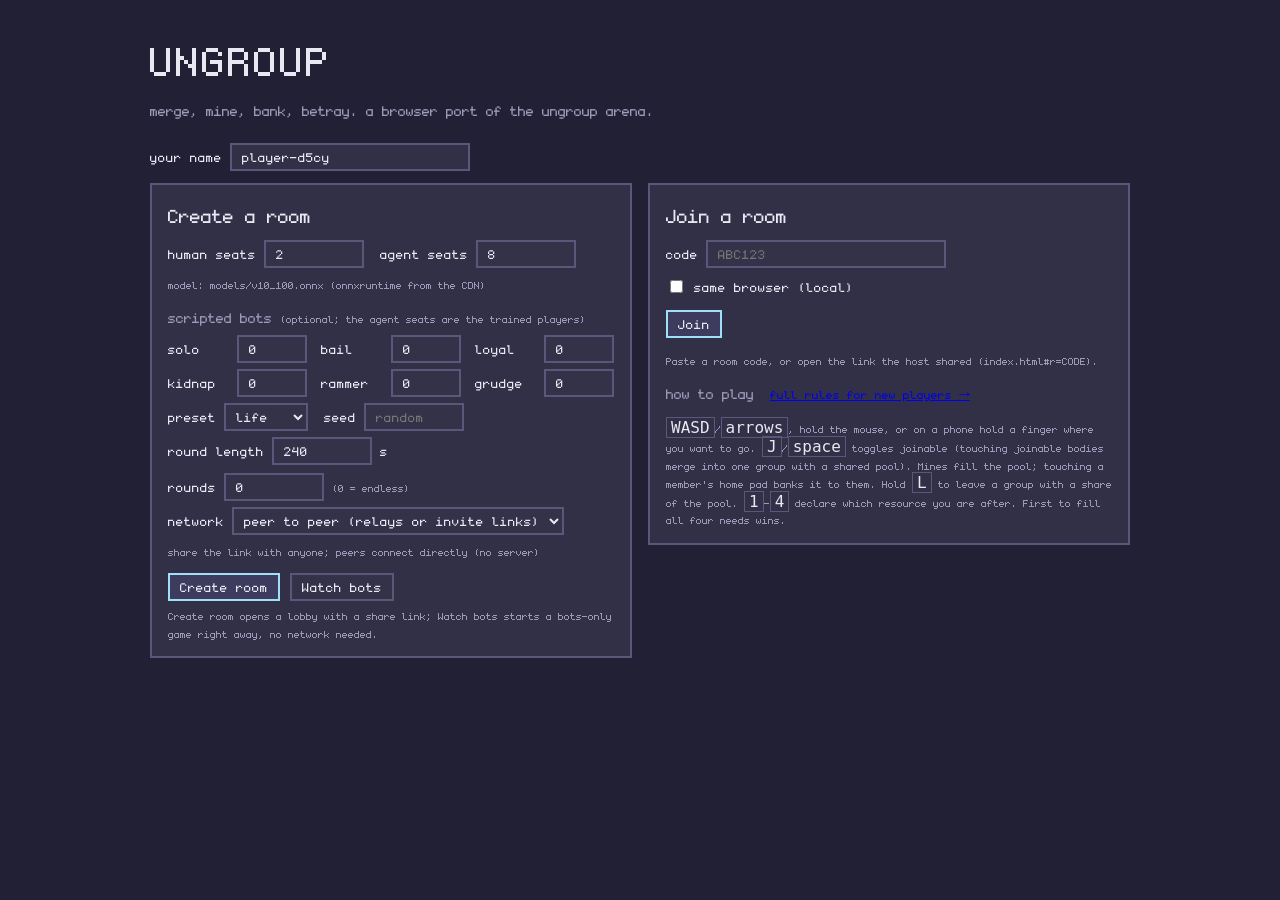
<file: web/index.html>
<!doctype html>
<html lang="en">
<head>
<meta charset="utf-8">
<meta name="viewport" content="width=device-width, initial-scale=1">
<title>Ungroup</title>
<link rel="stylesheet" href="src/ui.css">
<link rel="icon" href="data:,">
</head>
<body>

<!-- ============================================================ home -->
<section id="home" class="screen active">
  <div class="inner">
    <h1>UNGROUP</h1>
    <div class="tagline">merge, mine, bank, betray. a browser port of the ungroup arena.</div>
    <div class="row" style="margin-bottom:12px">
      <label>your name <input id="name" type="text" maxlength="24" placeholder="name"></label>
    </div>
    <div class="cards">
      <div class="card" id="createCard">
        <h2>Create a room</h2>
        <div class="row">
          <label>human seats <input id="humans" type="number" min="1" max="8" value="2"></label>
          <label>agent seats <input id="agents" type="number" min="0" max="8" value="8" disabled></label>
          <span id="agentNote" class="small dim">checking for a model...</span>
        </div>
        <h3>scripted bots <span class="small dim">(optional; the agent seats are the trained players)</span></h3>
        <div class="bots">
          <label>solo <input class="bot" data-bot="solo" type="number" min="0" max="8" value="0"></label>
          <label>bail <input class="bot" data-bot="bail" type="number" min="0" max="8" value="0"></label>
          <label>loyal <input class="bot" data-bot="loyal" type="number" min="0" max="8" value="0"></label>
          <label>kidnap <input class="bot" data-bot="kidnap" type="number" min="0" max="8" value="0"></label>
          <label>rammer <input class="bot" data-bot="rammer" type="number" min="0" max="8" value="0"></label>
          <label>grudge <input class="bot" data-bot="grudge" type="number" min="0" max="8" value="0"></label>
        </div>
        <div class="row">
          <label>preset <select id="preset"></select></label>
          <label>seed <input id="seed" type="number" min="0" placeholder="random"></label>
        </div>
        <div class="row">
          <label>round length <input id="timeLimit" type="number" min="30" max="900" step="10" value="240"> s</label>
          <label>rounds <input id="rounds" type="number" min="0" max="99" value="0" title="0 = endless"> <span class="small dim">(0 = endless)</span></label>
        </div>
        <div class="row">
          <label>network <select id="kind"><option value="rtc">peer to peer (relays or invite links)</option><option value="local">this browser only (local)</option></select></label>
          <span id="kindNote" class="small dim"></span>
        </div>
        <div class="actions">
          <button id="create" class="primary">Create room</button>
          <button id="watch" title="a bots-only game, no network">Watch bots</button>
        </div>
        <div class="help" style="margin-top:6px">Create room opens a lobby with a share link; Watch bots starts a bots-only game right away, no network needed.</div>
        <div id="createErr" class="small" style="color:var(--D)"></div>
      </div>
      <div class="card" id="joinCard">
        <h2>Join a room</h2>
        <div class="row">
          <label>code <input id="joinCode" type="text" maxlength="16" placeholder="ABC123"></label>
          <label><input id="joinLocal" type="checkbox"> same browser (local)</label>
        </div>
        <div class="actions"><button id="join" class="primary">Join</button></div>
        <div class="help">
          Paste a room code, or open the link the host shared (index.html#r=CODE).
        </div>
        <h3>how to play <a href="rules.html" style="font-size:18px;margin-left:8px">full rules for new players &rarr;</a></h3>
        <div class="help">
          <kbd>WASD</kbd>/<kbd>arrows</kbd>, hold the mouse, or on a phone hold a finger where you want to go. <kbd>J</kbd>/<kbd>space</kbd> toggles joinable
          (touching joinable bodies merge into one group with a shared pool). Mines fill the pool; touching a
          member's home pad banks it to them. Hold <kbd>L</kbd> to leave a group with a share of the pool.
          <kbd>1</kbd>-<kbd>4</kbd> declare which resource you are after. First to fill all four needs wins.
        </div>
      </div>
    </div>
  </div>
</section>

<!-- ============================================================ lobby -->
<section id="lobby" class="screen">
  <div class="inner">
    <h1>LOBBY</h1>
    <div class="row">room <b id="roomCode">-</b> <span id="lobbyKind" class="dim small"></span></div>
    <div class="row" style="margin:8px 0">
      <input id="link" type="text" readonly>
      <button id="copy">Copy link</button>
      <span id="copied" class="small dim"></span>
    </div>
    <div id="linkHelp" class="help" style="margin-top:0"></div>
    <div id="invite" class="hidden">
      <h3>invite without relays</h3>
      <div class="help" style="margin-top:0">If a friend cannot find the room by the link above, make them an invite link: it carries your connection offer, their browser shows a reply code, they send that back to you (any chat), and you paste it here. One invite per friend.</div>
      <div class="row"><button id="mkInvite">Make an invite link</button><span id="inviteState" class="small dim"></span></div>
      <div class="row"><input id="inviteLink" type="text" readonly class="hidden"><button id="copyInvite" class="hidden">Copy invite</button><span id="inviteCopied" class="small dim"></span></div>
      <div class="row"><textarea id="replyIn" rows="2" placeholder="paste the reply code here"></textarea><button id="useReply">Connect</button></div>
    </div>
    <div id="replyBox" class="hidden">
      <h3>your reply code</h3>
      <div class="help" style="margin-top:0">The host opened a direct connection to you. Send this code back to the host (any chat); you are in once they paste it.</div>
      <div class="row"><textarea id="replyOut" rows="3" readonly></textarea><button id="copyReply">Copy reply code</button><span id="replyCopied" class="small dim"></span></div>
    </div>
    <div id="lobbySettings" class="dim small"></div>
    <h3>seats</h3>
    <ul id="seats"></ul>
    <div id="spectators" class="dim small"></div>
    <div id="notice"></div>
    <div id="sig" class="dim small"></div>
    <div id="startHelp" class="help" style="margin-top:4px"></div>
    <div class="actions">
      <button id="start" class="primary hidden">Start</button>
      <button id="leaveLobby" class="danger">Leave</button>
    </div>
  </div>
</section>

<!-- ============================================================ game -->
<section id="game" class="screen">
  <div id="stage">
    <canvas id="c"></canvas>
    <div id="toasts"></div>
    <div id="status" class="hidden"></div>
    <div id="bar">
      <button id="bJoin" class="play" title="J / space: let touching bodies merge with you">join: off</button>
      <button id="bLeave" class="play" title="hold L to leave your group with a share of the pool">leave (hold)</button>
      <button class="int play i0" data-intent="1" title="1: declare you are after the blue resource">1</button>
      <button class="int play i1" data-intent="2" title="2: declare you are after the yellow resource">2</button>
      <button class="int play i2" data-intent="3" title="3: declare you are after the orange resource">3</button>
      <button class="int play i3" data-intent="4" title="4: declare you are after the red resource">4</button>
      <button id="bCam" title="C: whole arena / follow me">arena view</button>
      <button id="bQuit" class="danger">quit</button>
    </div>
    <button id="bMenu" title="Tab: players, alliances and events">menu</button>
    <div id="end" class="overlay hidden">
      <div class="box">
        <h2 id="endTitle">round over</h2>
        <div id="endSub" class="dim"></div>
        <div id="endMe"></div>
        <table id="endtab"></table>
        <div id="countdown"></div>
        <div class="actions"><button id="endLeave" class="danger">Leave</button></div>
      </div>
    </div>
    <div id="hostLeft" class="overlay hidden">
      <div class="box">
        <h2>host left</h2>
        <div class="dim">the room is gone.</div>
        <div class="actions"><button id="hostLeftHome" class="primary">Back home</button></div>
      </div>
    </div>
  </div>
  <aside id="panel">
    <div class="sec">
      <div id="ptitle">-<button id="bClose" title="close (Tab)">close</button></div>
      <div id="pinfo" class="small dim">-</div>
    </div>
    <div class="sec" id="ctrlSec">
      <div id="keys"><kbd>WASD</kbd> move &middot; hold <kbd>mouse</kbd> to steer &middot; <kbd>J</kbd> join &middot; hold <kbd>L</kbd> leave &middot; <kbd>1-4</kbd> intent (colour) &middot; <kbd>C</kbd> camera &middot; <kbd>Tab</kbd> this panel</div>
      <div id="touchKeys">hold a finger where you want to go &middot; the buttons at the bottom: join, leave (hold), 1-4 which colour you are after, arena view, quit &middot; menu opens and closes this panel</div>
    </div>
    <div id="pbody">
      <div class="sec">
        <h3>players</h3>
        <ul id="players"></ul>
      </div>
      <div class="sec">
        <h3>alliances</h3>
        <ul id="alliances"><li class="dim">none</li></ul>
      </div>
      <div class="sec grow">
        <h3>events</h3>
        <ul id="feed"></ul>
      </div>
    </div>
  </aside>
</section>

<div id="conn"></div>

<script type="module" src="src/app.js"></script>
<script>
// Chromium refuses to load ES modules from file:// (origin "null"); explain instead of showing a dead page.
setTimeout(function () {
  if (window.__app) return;
  var el = document.getElementById('conn');
  el.className = 'err';
  el.style.pointerEvents = 'auto';
  el.textContent = location.protocol === 'file:'
    ? 'this browser does not run the app from file:// - serve the folder over http (python3 -m http.server) or use Firefox'
    : 'the app failed to load (see the console)';
}, 2500);
</script>
</body>
</html>
</file>
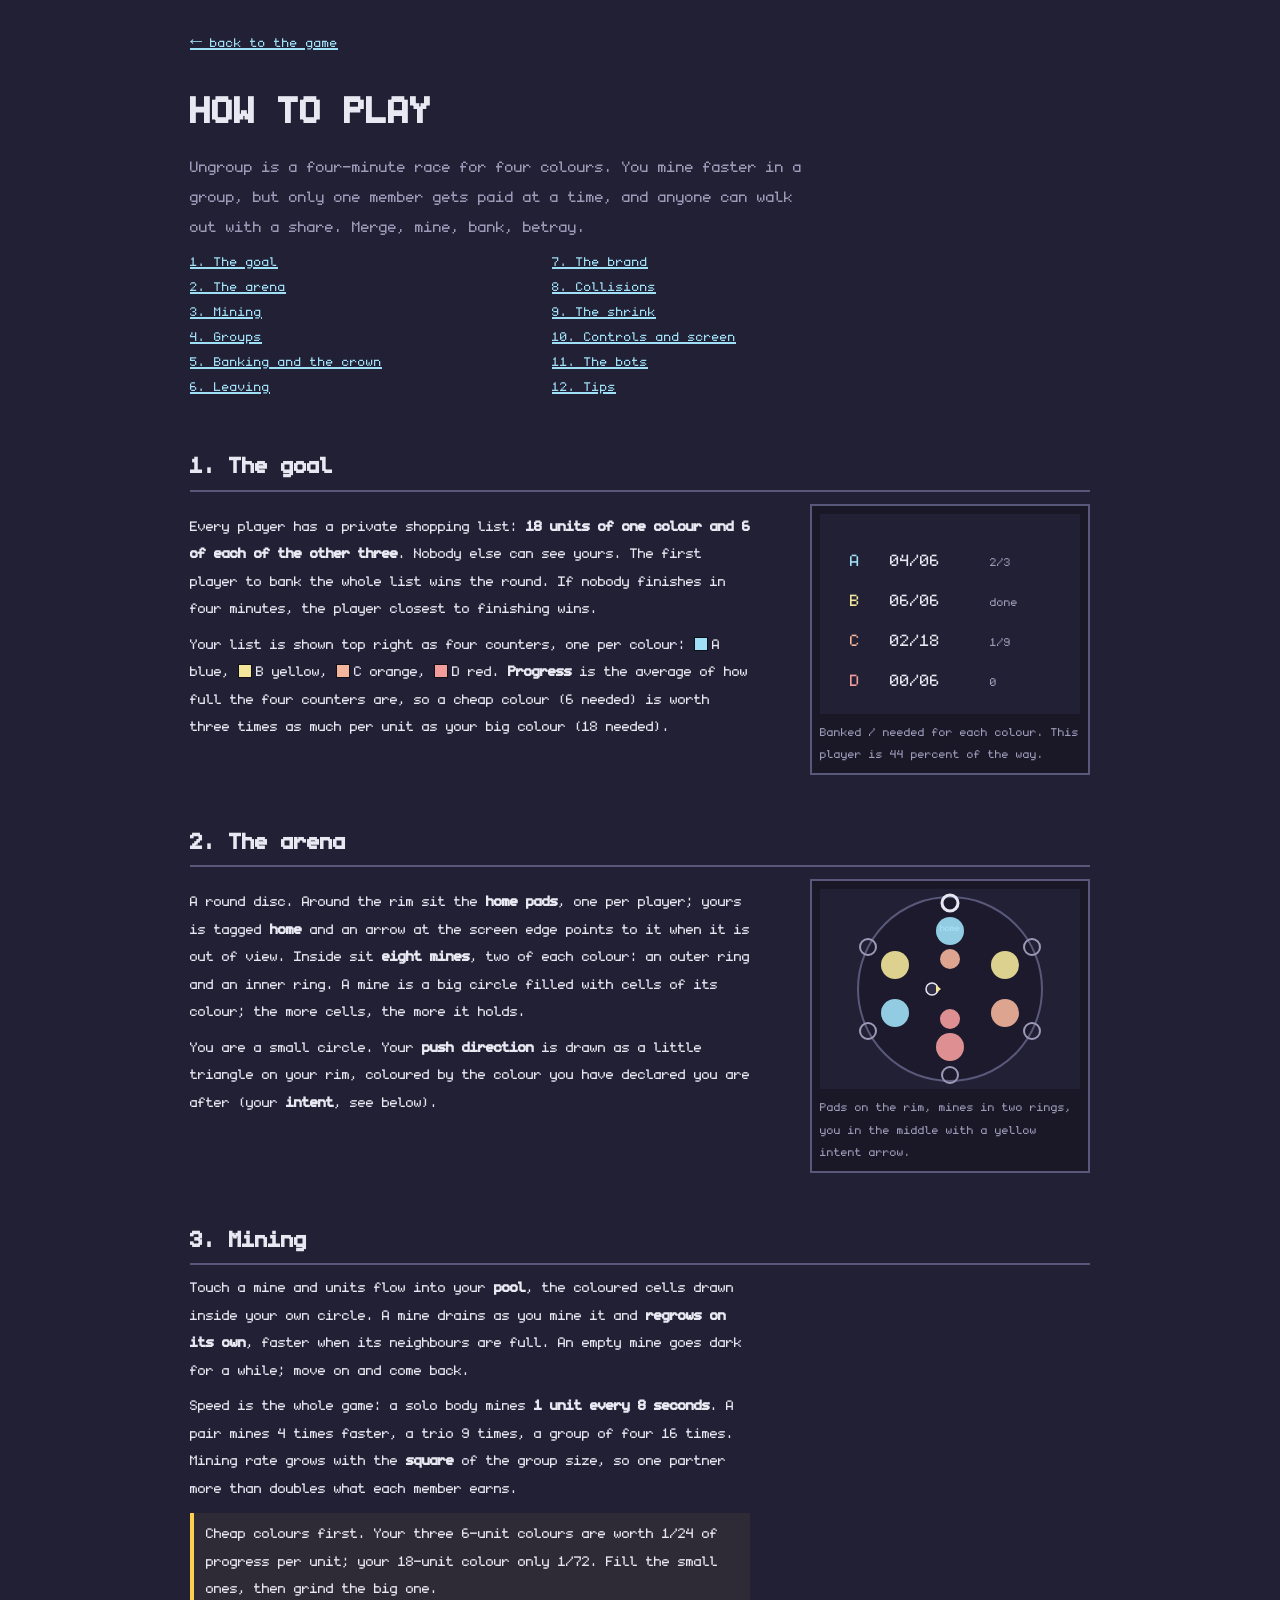
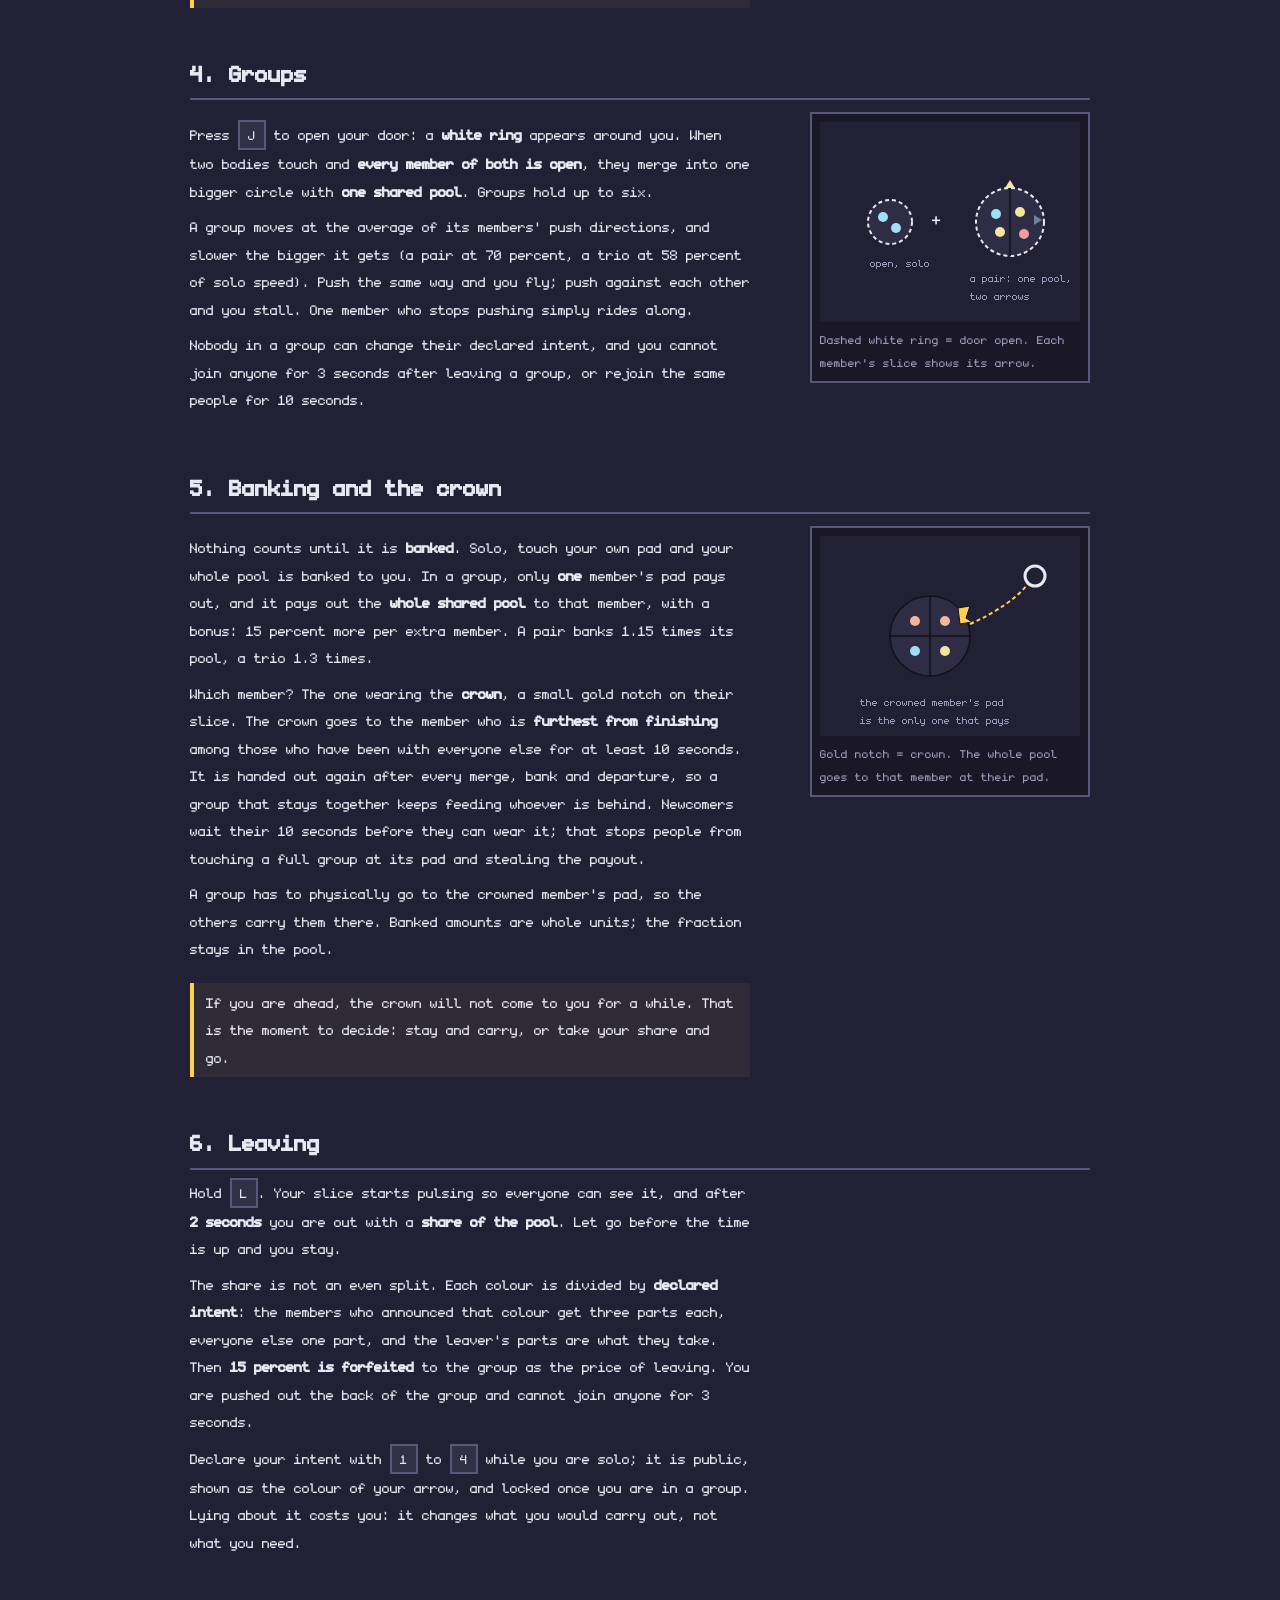
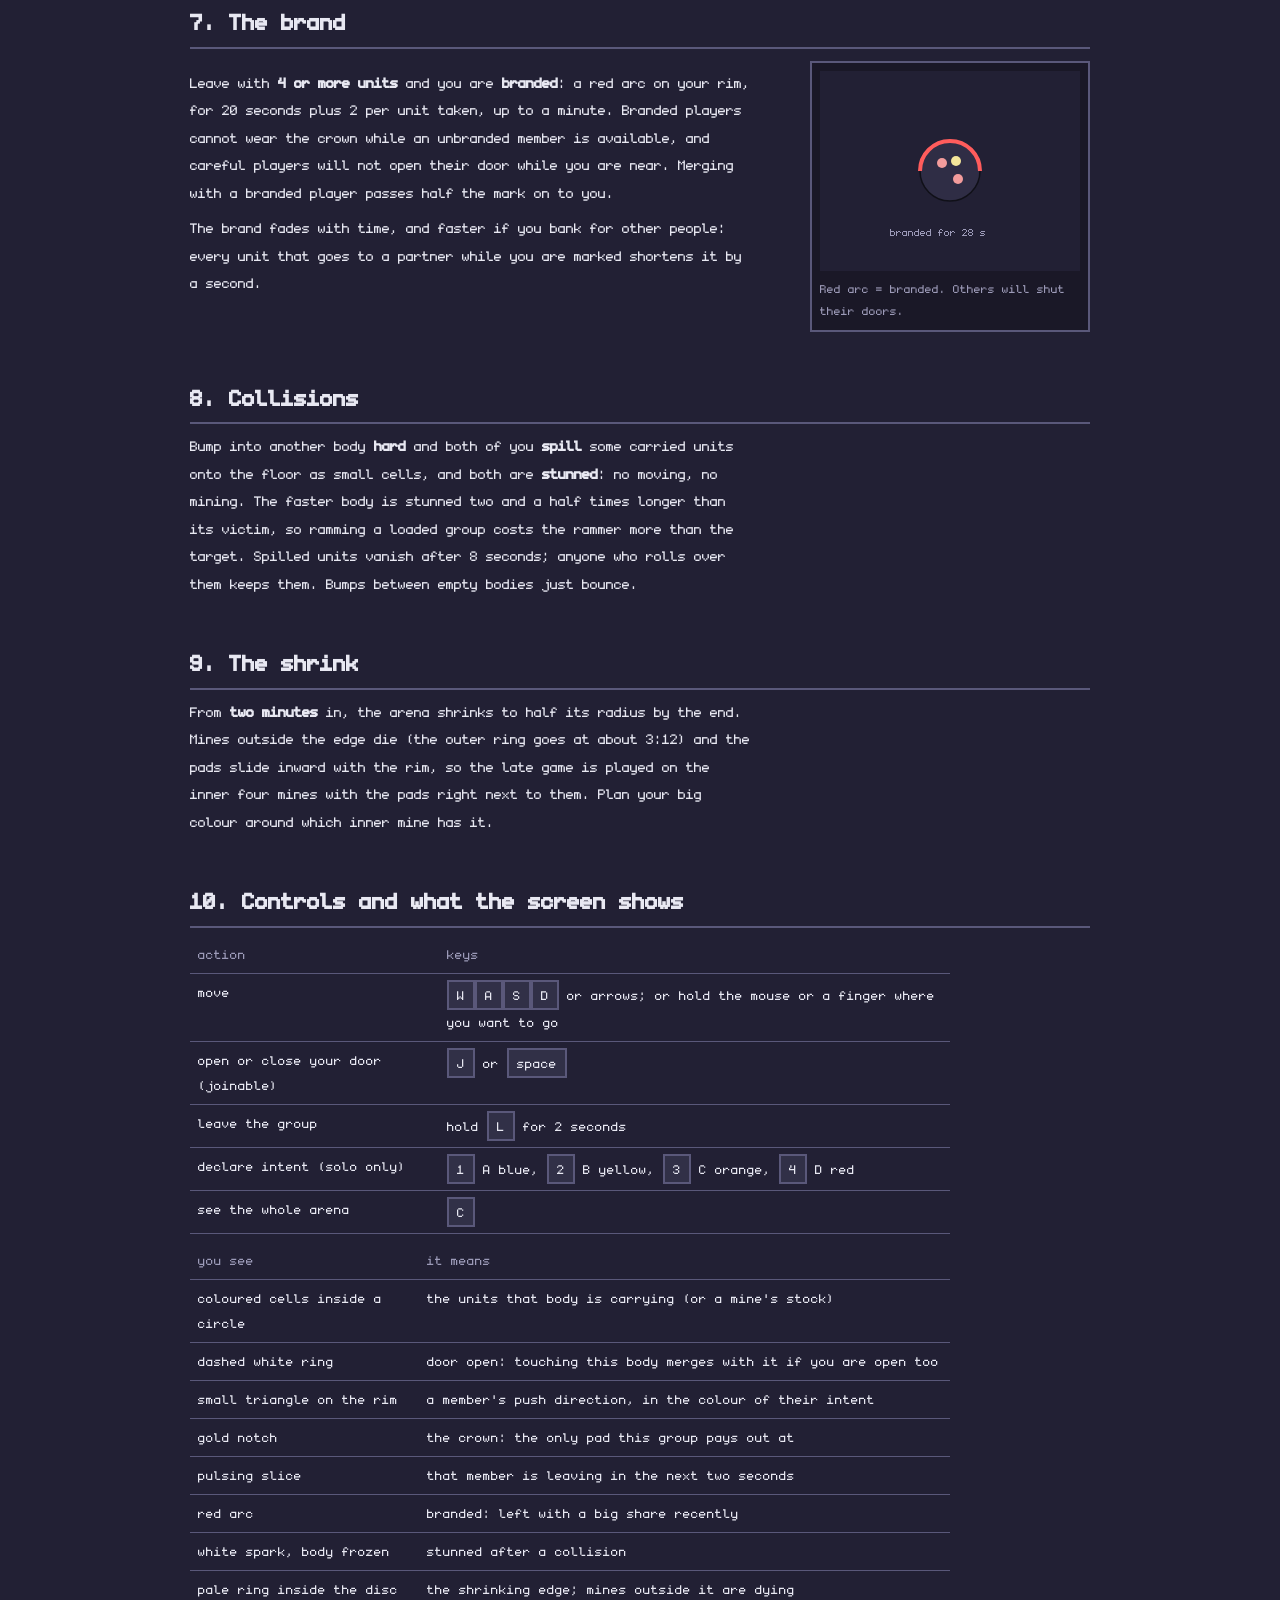
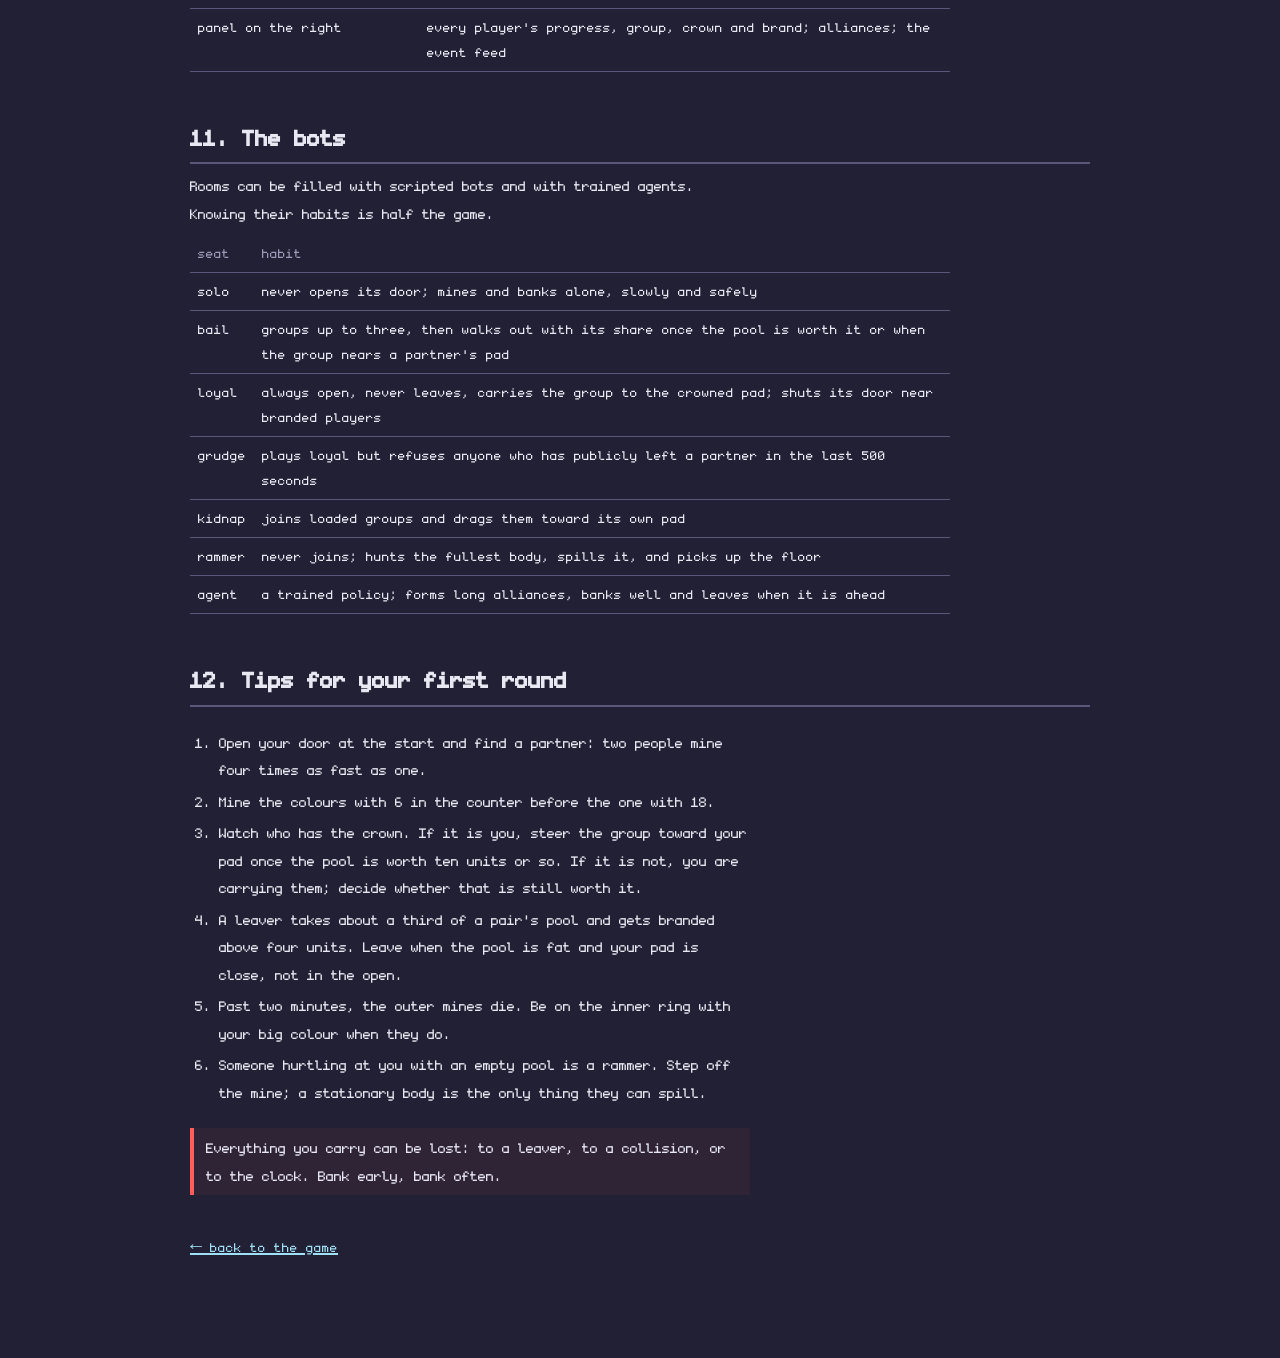
<file: web/rules.html>
<!doctype html>
<html lang="en">
<head>
<meta charset="utf-8">
<meta name="viewport" content="width=device-width, initial-scale=1">
<title>How to play Ungroup</title>
<link rel="icon" href="data:,">
<style>
@font-face { font-family: 'monogram'; src: url('assets/monogram.ttf') format('truetype'); }
:root {
  --bg: rgb(34, 32, 52); --panel: rgba(52, 50, 74, 0.6); --line: #5a587a; --text: #e8e8f2; --dim: #9c9ab8;
  --A: rgb(159, 224, 246); --B: rgb(243, 229, 154); --C: rgb(243, 181, 155); --D: rgb(243, 156, 156); --gold: rgb(255, 208, 80); --red: #ff5c5c;
}
* { box-sizing: border-box; }
html, body { margin: 0; background: var(--bg); color: var(--text); }
body { font-family: monogram, 'Courier New', monospace; font-size: 22px; line-height: 1.25; -webkit-font-smoothing: none; padding: 24px 20px 80px; }
.wrap { max-width: 900px; margin: 0 auto; }
h1 { font-size: 56px; margin: 0 0 6px; letter-spacing: 1px; }
h2 { font-size: 34px; margin: 44px 0 8px; color: var(--text); border-bottom: 2px solid var(--line); padding-bottom: 4px; }
h3 { font-size: 24px; margin: 22px 0 4px; color: var(--dim); text-transform: lowercase; }
p { margin: 8px 0; max-width: 70ch; }
.lead { color: var(--dim); font-size: 24px; }
a { color: var(--A); }
.row { display: flex; gap: 20px; align-items: flex-start; flex-wrap: wrap; margin: 12px 0; }
.row > .txt { flex: 1 1 320px; }
.fig { flex: 0 0 auto; background: rgba(0,0,0,0.25); border: 2px solid var(--line); padding: 8px; image-rendering: pixelated; }
.fig svg { display: block; width: 260px; height: 200px; }
.fig .cap { font-size: 18px; color: var(--dim); max-width: 260px; margin-top: 6px; }
kbd { display: inline-block; border: 2px solid var(--line); background: rgba(52,50,74,0.9); padding: 0 8px; font-family: inherit; font-size: 20px; line-height: 1.3; }
table { border-collapse: collapse; width: 100%; max-width: 760px; font-size: 20px; margin: 8px 0; }
th, td { text-align: left; padding: 6px 8px; border-bottom: 1px solid var(--line); vertical-align: top; }
th { color: var(--dim); font-weight: normal; }
.sw { display: inline-block; width: 14px; height: 14px; vertical-align: -2px; margin-right: 4px; border: 1px solid #101018; }
.tip { border-left: 4px solid var(--gold); padding: 6px 12px; background: rgba(255,208,80,0.06); margin: 12px 0; max-width: 70ch; }
.warn { border-left: 4px solid var(--red); padding: 6px 12px; background: rgba(255,92,92,0.06); margin: 12px 0; max-width: 70ch; }
ol, ul { padding-left: 1.3em; max-width: 70ch; }
li { margin: 4px 0; }
.nav { display: flex; gap: 16px; flex-wrap: wrap; font-size: 20px; margin: 6px 0 18px; }
.toc { columns: 2; column-gap: 24px; font-size: 20px; max-width: 700px; }
.toc a { display: block; }
@media (max-width: 600px) { .toc { columns: 1; } h1 { font-size: 42px; } body { font-size: 20px; } }
</style>
</head>
<body>
<div class="wrap">
<div class="nav"><a href="index.html">&larr; back to the game</a></div>
<h1>HOW TO PLAY</h1>
<p class="lead">Ungroup is a four-minute race for four colours. You mine faster in a group, but only one member gets paid at a time, and anyone can walk out with a share. Merge, mine, bank, betray.</p>

<div class="toc">
<a href="#goal">1. The goal</a><a href="#arena">2. The arena</a><a href="#mining">3. Mining</a><a href="#groups">4. Groups</a>
<a href="#banking">5. Banking and the crown</a><a href="#leaving">6. Leaving</a><a href="#brand">7. The brand</a><a href="#collisions">8. Collisions</a>
<a href="#shrink">9. The shrink</a><a href="#controls">10. Controls and screen</a><a href="#bots">11. The bots</a><a href="#tips">12. Tips</a>
</div>

<h2 id="goal">1. The goal</h2>
<div class="row">
<div class="txt">
<p>Every player has a private shopping list: <b>18 units of one colour and 6 of each of the other three</b>. Nobody else can see yours. The first player to bank the whole list wins the round. If nobody finishes in four minutes, the player closest to finishing wins.</p>
<p>Your list is shown top right as four counters, one per colour: <span class="sw" style="background:var(--A)"></span>A blue, <span class="sw" style="background:var(--B)"></span>B yellow, <span class="sw" style="background:var(--C)"></span>C orange, <span class="sw" style="background:var(--D)"></span>D red. <b>Progress</b> is the average of how full the four counters are, so a cheap colour (6 needed) is worth three times as much per unit as your big colour (18 needed).</p>
</div>
<div class="fig">
<svg viewBox="0 0 260 200">
  <rect x="0" y="0" width="260" height="200" fill="rgb(34,32,52)"/>
  <g font-family="monogram, monospace" font-size="26" fill="#e8e8f2">
    <text x="30" y="52" fill="rgb(159,224,246)">A</text><text x="70" y="52">04/06</text>
    <text x="30" y="92" fill="rgb(243,229,154)">B</text><text x="70" y="92">06/06</text>
    <text x="30" y="132" fill="rgb(243,181,155)">C</text><text x="70" y="132">02/18</text>
    <text x="30" y="172" fill="rgb(243,156,156)">D</text><text x="70" y="172">00/06</text>
  </g>
  <g font-family="monogram, monospace" font-size="18" fill="#9c9ab8">
    <text x="170" y="52">2/3</text><text x="170" y="92">done</text><text x="170" y="132">1/9</text><text x="170" y="172">0</text>
  </g>
</svg>
<div class="cap">Banked / needed for each colour. This player is 44 percent of the way.</div>
</div>
</div>

<h2 id="arena">2. The arena</h2>
<div class="row">
<div class="txt">
<p>A round disc. Around the rim sit the <b>home pads</b>, one per player; yours is tagged <b>home</b> and an arrow at the screen edge points to it when it is out of view. Inside sit <b>eight mines</b>, two of each colour: an outer ring and an inner ring. A mine is a big circle filled with cells of its colour; the more cells, the more it holds.</p>
<p>You are a small circle. Your <b>push direction</b> is drawn as a little triangle on your rim, coloured by the colour you have declared you are after (your <b>intent</b>, see below).</p>
</div>
<div class="fig">
<svg viewBox="0 0 260 200">
  <rect width="260" height="200" fill="rgb(34,32,52)"/>
  <circle cx="130" cy="100" r="92" fill="rgb(28,26,44)" stroke="#5a587a" stroke-width="2"/>
  <g fill="none" stroke="#9c9ab8" stroke-width="2">
    <circle cx="130" cy="14" r="8"/><circle cx="212" cy="58" r="8"/><circle cx="212" cy="142" r="8"/><circle cx="130" cy="186" r="8"/><circle cx="48" cy="142" r="8"/><circle cx="48" cy="58" r="8"/>
  </g>
  <circle cx="130" cy="14" r="8" fill="none" stroke="#e8e8f2" stroke-width="3"/>
  <text x="120" y="42" font-family="monogram, monospace" font-size="14" fill="#e8e8f2">home</text>
  <g>
    <circle cx="130" cy="42" r="14" fill="rgb(159,224,246)" opacity="0.9"/><circle cx="185" cy="76" r="14" fill="rgb(243,229,154)" opacity="0.9"/>
    <circle cx="185" cy="124" r="14" fill="rgb(243,181,155)" opacity="0.9"/><circle cx="130" cy="158" r="14" fill="rgb(243,156,156)" opacity="0.9"/>
    <circle cx="75" cy="124" r="14" fill="rgb(159,224,246)" opacity="0.9"/><circle cx="75" cy="76" r="14" fill="rgb(243,229,154)" opacity="0.9"/>
    <circle cx="130" cy="70" r="10" fill="rgb(243,181,155)" opacity="0.9"/><circle cx="130" cy="130" r="10" fill="rgb(243,156,156)" opacity="0.9"/>
  </g>
  <circle cx="112" cy="100" r="6" fill="#2f2d45" stroke="#e8e8f2" stroke-width="1.5"/>
  <polygon points="121,100 116,96 116,104" fill="rgb(243,229,154)"/>
</svg>
<div class="cap">Pads on the rim, mines in two rings, you in the middle with a yellow intent arrow.</div>
</div>
</div>

<h2 id="mining">3. Mining</h2>
<p>Touch a mine and units flow into your <b>pool</b>, the coloured cells drawn inside your own circle. A mine drains as you mine it and <b>regrows on its own</b>, faster when its neighbours are full. An empty mine goes dark for a while; move on and come back.</p>
<p>Speed is the whole game: a solo body mines <b>1 unit every 8 seconds</b>. A pair mines 4 times faster, a trio 9 times, a group of four 16 times. Mining rate grows with the <b>square</b> of the group size, so one partner more than doubles what each member earns.</p>
<div class="tip">Cheap colours first. Your three 6-unit colours are worth 1/24 of progress per unit; your 18-unit colour only 1/72. Fill the small ones, then grind the big one.</div>

<h2 id="groups">4. Groups</h2>
<div class="row">
<div class="txt">
<p>Press <kbd>J</kbd> to open your door: a <b>white ring</b> appears around you. When two bodies touch and <b>every member of both is open</b>, they merge into one bigger circle with <b>one shared pool</b>. Groups hold up to six.</p>
<p>A group moves at the average of its members' push directions, and slower the bigger it gets (a pair at 70 percent, a trio at 58 percent of solo speed). Push the same way and you fly; push against each other and you stall. One member who stops pushing simply rides along.</p>
<p>Nobody in a group can change their declared intent, and you cannot join anyone for 3 seconds after leaving a group, or rejoin the same people for 10 seconds.</p>
</div>
<div class="fig">
<svg viewBox="0 0 260 200">
  <rect width="260" height="200" fill="rgb(34,32,52)"/>
  <circle cx="70" cy="100" r="22" fill="#2f2d45" stroke="#e8e8f2" stroke-width="2" stroke-dasharray="4 3"/>
  <circle cx="63" cy="95" r="5" fill="rgb(159,224,246)"/><circle cx="76" cy="106" r="5" fill="rgb(159,224,246)"/>
  <text x="50" y="145" font-family="monogram, monospace" font-size="16" fill="#9c9ab8">open, solo</text>
  <text x="112" y="104" font-family="monogram, monospace" font-size="26" fill="#e8e8f2">+</text>
  <circle cx="190" cy="100" r="34" fill="#2f2d45" stroke="#e8e8f2" stroke-width="2" stroke-dasharray="4 3"/>
  <line x1="190" y1="66" x2="190" y2="134" stroke="#101018" stroke-width="1.5"/>
  <circle cx="176" cy="92" r="5" fill="rgb(159,224,246)"/><circle cx="180" cy="110" r="5" fill="rgb(243,229,154)"/><circle cx="200" cy="90" r="5" fill="rgb(243,229,154)"/><circle cx="204" cy="112" r="5" fill="rgb(243,156,156)"/>
  <polygon points="190,58 185,66 195,66" fill="rgb(243,229,154)"/>
  <polygon points="222,98 214,93 214,103" fill="rgb(159,224,246)" opacity="0.5"/>
  <text x="150" y="160" font-family="monogram, monospace" font-size="16" fill="#9c9ab8">a pair: one pool,</text>
  <text x="150" y="178" font-family="monogram, monospace" font-size="16" fill="#9c9ab8">two arrows</text>
</svg>
<div class="cap">Dashed white ring = door open. Each member's slice shows its arrow.</div>
</div>
</div>

<h2 id="banking">5. Banking and the crown</h2>
<div class="row">
<div class="txt">
<p>Nothing counts until it is <b>banked</b>. Solo, touch your own pad and your whole pool is banked to you. In a group, only <b>one</b> member's pad pays out, and it pays out the <b>whole shared pool</b> to that member, with a bonus: 15 percent more per extra member. A pair banks 1.15 times its pool, a trio 1.3 times.</p>
<p>Which member? The one wearing the <b>crown</b>, a small gold notch on their slice. The crown goes to the member who is <b>furthest from finishing</b> among those who have been with everyone else for at least 10 seconds. It is handed out again after every merge, bank and departure, so a group that stays together keeps feeding whoever is behind. Newcomers wait their 10 seconds before they can wear it; that stops people from touching a full group at its pad and stealing the payout.</p>
<p>A group has to physically go to the crowned member's pad, so the others carry them there. Banked amounts are whole units; the fraction stays in the pool.</p>
</div>
<div class="fig">
<svg viewBox="0 0 260 200">
  <rect width="260" height="200" fill="rgb(34,32,52)"/>
  <circle cx="110" cy="100" r="40" fill="#2f2d45" stroke="#101018" stroke-width="1.5"/>
  <line x1="110" y1="60" x2="110" y2="140" stroke="#101018" stroke-width="1.5"/><line x1="70" y1="100" x2="150" y2="100" stroke="#101018" stroke-width="1.5"/>
  <circle cx="95" cy="85" r="5" fill="rgb(243,181,155)"/><circle cx="125" cy="85" r="5" fill="rgb(243,181,155)"/><circle cx="95" cy="115" r="5" fill="rgb(159,224,246)"/><circle cx="125" cy="115" r="5" fill="rgb(243,229,154)"/>
  <polygon points="138,72 150,70 146,82 152,86 140,88" fill="rgb(255,208,80)" stroke="#101018" stroke-width="1"/>
  <circle cx="215" cy="40" r="10" fill="none" stroke="#e8e8f2" stroke-width="3"/>
  <path d="M150 88 Q190 70 208 48" fill="none" stroke="rgb(255,208,80)" stroke-width="2" stroke-dasharray="4 3"/>
  <text x="40" y="170" font-family="monogram, monospace" font-size="16" fill="#9c9ab8">the crowned member's pad</text>
  <text x="40" y="188" font-family="monogram, monospace" font-size="16" fill="#9c9ab8">is the only one that pays</text>
</svg>
<div class="cap">Gold notch = crown. The whole pool goes to that member at their pad.</div>
</div>
</div>
<div class="tip">If you are ahead, the crown will not come to you for a while. That is the moment to decide: stay and carry, or take your share and go.</div>

<h2 id="leaving">6. Leaving</h2>
<p>Hold <kbd>L</kbd>. Your slice starts pulsing so everyone can see it, and after <b>2 seconds</b> you are out with a <b>share of the pool</b>. Let go before the time is up and you stay.</p>
<p>The share is not an even split. Each colour is divided by <b>declared intent</b>: the members who announced that colour get three parts each, everyone else one part, and the leaver's parts are what they take. Then <b>15 percent is forfeited</b> to the group as the price of leaving. You are pushed out the back of the group and cannot join anyone for 3 seconds.</p>
<p>Declare your intent with <kbd>1</kbd> to <kbd>4</kbd> while you are solo; it is public, shown as the colour of your arrow, and locked once you are in a group. Lying about it costs you: it changes what you would carry out, not what you need.</p>

<h2 id="brand">7. The brand</h2>
<div class="row">
<div class="txt">
<p>Leave with <b>4 or more units</b> and you are <b>branded</b>: a red arc on your rim, for 20 seconds plus 2 per unit taken, up to a minute. Branded players cannot wear the crown while an unbranded member is available, and careful players will not open their door while you are near. Merging with a branded player passes half the mark on to you.</p>
<p>The brand fades with time, and faster if you bank for other people: every unit that goes to a partner while you are marked shortens it by a second.</p>
</div>
<div class="fig">
<svg viewBox="0 0 260 200">
  <rect width="260" height="200" fill="rgb(34,32,52)"/>
  <circle cx="130" cy="100" r="30" fill="#2f2d45" stroke="#101018" stroke-width="1.5"/>
  <circle cx="122" cy="92" r="5" fill="rgb(243,156,156)"/><circle cx="138" cy="108" r="5" fill="rgb(243,156,156)"/><circle cx="136" cy="90" r="5" fill="rgb(243,229,154)"/>
  <path d="M100 100 A30 30 0 1 1 160 100" fill="none" stroke="#ff5c5c" stroke-width="4"/>
  <text x="70" y="165" font-family="monogram, monospace" font-size="16" fill="#9c9ab8">branded for 28 s</text>
</svg>
<div class="cap">Red arc = branded. Others will shut their doors.</div>
</div>
</div>

<h2 id="collisions">8. Collisions</h2>
<p>Bump into another body <b>hard</b> and both of you <b>spill</b> some carried units onto the floor as small cells, and both are <b>stunned</b>: no moving, no mining. The faster body is stunned two and a half times longer than its victim, so ramming a loaded group costs the rammer more than the target. Spilled units vanish after 8 seconds; anyone who rolls over them keeps them. Bumps between empty bodies just bounce.</p>

<h2 id="shrink">9. The shrink</h2>
<p>From <b>two minutes</b> in, the arena shrinks to half its radius by the end. Mines outside the edge die (the outer ring goes at about 3:12) and the pads slide inward with the rim, so the late game is played on the inner four mines with the pads right next to them. Plan your big colour around which inner mine has it.</p>

<h2 id="controls">10. Controls and what the screen shows</h2>
<table>
<tr><th>action</th><th>keys</th></tr>
<tr><td>move</td><td><kbd>W</kbd><kbd>A</kbd><kbd>S</kbd><kbd>D</kbd> or arrows; or hold the mouse or a finger where you want to go</td></tr>
<tr><td>open or close your door (joinable)</td><td><kbd>J</kbd> or <kbd>space</kbd></td></tr>
<tr><td>leave the group</td><td>hold <kbd>L</kbd> for 2 seconds</td></tr>
<tr><td>declare intent (solo only)</td><td><kbd>1</kbd> A blue, <kbd>2</kbd> B yellow, <kbd>3</kbd> C orange, <kbd>4</kbd> D red</td></tr>
<tr><td>see the whole arena</td><td><kbd>C</kbd></td></tr>
</table>
<table>
<tr><th>you see</th><th>it means</th></tr>
<tr><td>coloured cells inside a circle</td><td>the units that body is carrying (or a mine's stock)</td></tr>
<tr><td>dashed white ring</td><td>door open: touching this body merges with it if you are open too</td></tr>
<tr><td>small triangle on the rim</td><td>a member's push direction, in the colour of their intent</td></tr>
<tr><td>gold notch</td><td>the crown: the only pad this group pays out at</td></tr>
<tr><td>pulsing slice</td><td>that member is leaving in the next two seconds</td></tr>
<tr><td>red arc</td><td>branded: left with a big share recently</td></tr>
<tr><td>white spark, body frozen</td><td>stunned after a collision</td></tr>
<tr><td>pale ring inside the disc</td><td>the shrinking edge; mines outside it are dying</td></tr>
<tr><td>panel on the right</td><td>every player's progress, group, crown and brand; alliances; the event feed</td></tr>
</table>

<h2 id="bots">11. The bots</h2>
<p>Rooms can be filled with scripted bots and with trained agents. Knowing their habits is half the game.</p>
<table>
<tr><th>seat</th><th>habit</th></tr>
<tr><td>solo</td><td>never opens its door; mines and banks alone, slowly and safely</td></tr>
<tr><td>bail</td><td>groups up to three, then walks out with its share once the pool is worth it or when the group nears a partner's pad</td></tr>
<tr><td>loyal</td><td>always open, never leaves, carries the group to the crowned pad; shuts its door near branded players</td></tr>
<tr><td>grudge</td><td>plays loyal but refuses anyone who has publicly left a partner in the last 500 seconds</td></tr>
<tr><td>kidnap</td><td>joins loaded groups and drags them toward its own pad</td></tr>
<tr><td>rammer</td><td>never joins; hunts the fullest body, spills it, and picks up the floor</td></tr>
<tr><td>agent</td><td>a trained policy; forms long alliances, banks well and leaves when it is ahead</td></tr>
</table>

<h2 id="tips">12. Tips for your first round</h2>
<ol>
<li>Open your door at the start and find a partner: two people mine four times as fast as one.</li>
<li>Mine the colours with 6 in the counter before the one with 18.</li>
<li>Watch who has the crown. If it is you, steer the group toward your pad once the pool is worth ten units or so. If it is not, you are carrying them; decide whether that is still worth it.</li>
<li>A leaver takes about a third of a pair's pool and gets branded above four units. Leave when the pool is fat and your pad is close, not in the open.</li>
<li>Past two minutes, the outer mines die. Be on the inner ring with your big colour when they do.</li>
<li>Someone hurtling at you with an empty pool is a rammer. Step off the mine; a stationary body is the only thing they can spill.</li>
</ol>
<div class="warn">Everything you carry can be lost: to a leaver, to a collision, or to the clock. Bank early, bank often.</div>

<div class="nav" style="margin-top:40px"><a href="index.html">&larr; back to the game</a></div>
</div>
</body>
</html>
</file>
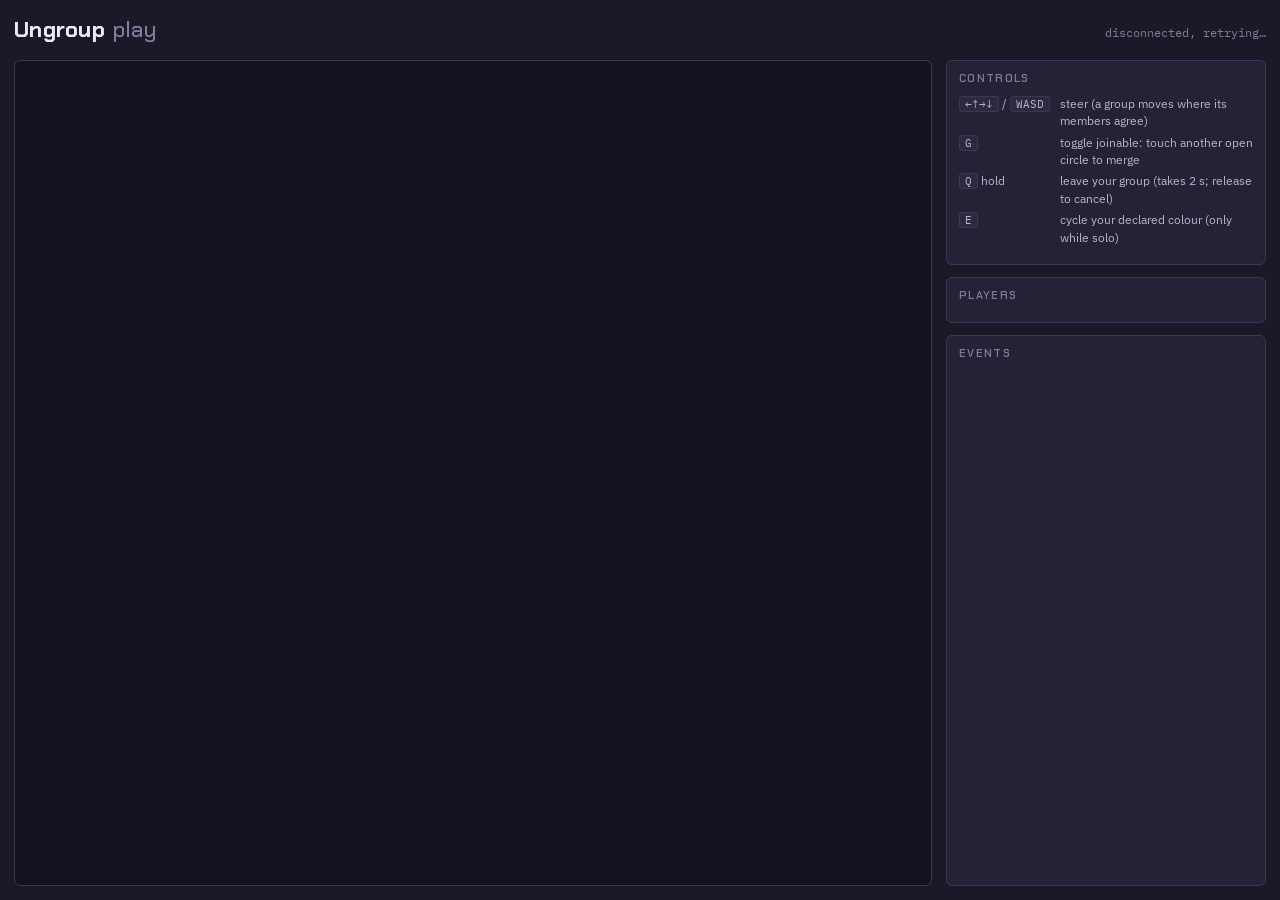
<file: rl/viewer/play.html>
<!doctype html>
<html lang="en">
<head>
<meta charset="utf-8">
<meta name="viewport" content="width=device-width, initial-scale=1">
<title>Ungroup</title>
<link rel="stylesheet" href="https://fonts.googleapis.com/css2?family=Chakra+Petch:wght@500;600;700&family=IBM+Plex+Mono:wght@400;500&family=IBM+Plex+Sans:wght@400;500;600&display=swap">
<style>
  :root { --ground:#1b1928; --panel:#242236; --panel-2:#2c2a40; --rule:#3a3852; --ink:#ece9f5; --ink-2:#b9b5cc; --muted:#7f7b98; --accent:#9fe0f6; --void:#14121f; }
  * { box-sizing: border-box; }
  body { margin:0; background:var(--ground); color:var(--ink); font-family:"IBM Plex Sans","Segoe UI",Helvetica,Arial,sans-serif; font-size:14px; line-height:1.45; }
  .app { display:grid; grid-template-columns:minmax(0,1fr) 320px; grid-template-rows:auto minmax(0,1fr); gap:14px; height:100vh; padding:14px; }
  @media (max-width:900px) { .app { grid-template-columns:1fr; grid-template-rows:auto auto auto; height:auto; } }
  header { grid-column:1/-1; display:flex; align-items:baseline; justify-content:space-between; gap:16px; flex-wrap:wrap; }
  h1 { font-family:"Chakra Petch",sans-serif; font-size:22px; font-weight:700; margin:0; letter-spacing:.02em; }
  h1 span { color:var(--muted); font-weight:500; }
  .meta { font-family:"IBM Plex Mono",monospace; font-size:12px; color:var(--muted); }
  .stage { position:relative; background:var(--void); border:1px solid var(--rule); border-radius:6px; min-height:0; display:flex; flex-direction:column; }
  .stage canvas { display:block; width:100%; flex:1; min-height:0; }
  .banner { position:absolute; left:50%; top:40%; transform:translate(-50%,-50%); background:rgba(27,25,40,.92); border:1px solid var(--rule); border-radius:8px; padding:18px 26px; font-family:"Chakra Petch",sans-serif; font-size:22px; text-align:center; }
  .banner small { display:block; font-family:"IBM Plex Sans",sans-serif; font-size:13px; color:var(--ink-2); margin-top:6px; }
  aside { display:flex; flex-direction:column; gap:12px; min-height:0; }
  .card { background:var(--panel); border:1px solid var(--rule); border-radius:6px; padding:10px 12px; min-height:0; }
  .card h2 { font-family:"Chakra Petch",sans-serif; font-size:11px; font-weight:600; letter-spacing:.12em; text-transform:uppercase; color:var(--muted); margin:0 0 8px; }
  .players { display:grid; gap:8px; } .card.plist { overflow-y:auto; max-height:46vh; flex-shrink:0; }
  .player { display:grid; grid-template-columns:14px 1fr auto; grid-template-rows:auto auto; column-gap:8px; row-gap:4px; align-items:center; padding:6px 8px; border-radius:4px; background:var(--panel-2); border-left:3px solid transparent; }
  .player.me { border-left-color:var(--accent); }
  .player .sw { width:14px; height:14px; border-radius:50%; grid-row:1/3; }
  .player .name { font-family:"Chakra Petch",sans-serif; font-weight:600; font-size:13px; }
  .player .state { font-family:"IBM Plex Mono",monospace; font-size:11px; color:var(--muted); text-align:right; white-space:nowrap; }
  .player .bars { grid-column:2/4; display:flex; gap:4px; }
  .bar { flex:1; height:9px; background:#1a1826; border-radius:2px; position:relative; overflow:hidden; }
  .bar .fill { position:absolute; left:0; top:0; bottom:0; } .bar .carry { position:absolute; top:0; bottom:0; opacity:.45; }
  .player .nums { grid-column:2/4; font-family:"IBM Plex Mono",monospace; font-size:10px; color:var(--muted); display:flex; gap:4px; }
  .player .nums span { flex:1; font-variant-numeric:tabular-nums; }
  .feed { flex:1; overflow-y:auto; min-height:100px; }
  .feed ul { list-style:none; margin:0; padding:0; display:flex; flex-direction:column; gap:3px; }
  .feed li { font-size:12px; display:grid; grid-template-columns:44px 1fr; gap:8px; color:var(--ink-2); }
  .feed li .t { font-family:"IBM Plex Mono",monospace; color:var(--muted); }
  .feed li.big { color:var(--ink); font-weight:600; }
  .tag { display:inline-block; padding:0 5px; border-radius:3px; font-family:"Chakra Petch",sans-serif; font-size:10px; font-weight:600; letter-spacing:.06em; text-transform:uppercase; margin-right:4px; }
  .tag.merge{background:#2c4a5c;color:var(--accent)} .tag.leave{background:#4a3a5c;color:#d9b8ff} .tag.bank{background:#2f4a2a;color:#b6e3a5} .tag.spill{background:#5c2c2c;color:#f39c9c} .tag.mine{background:#3a3852;color:var(--ink-2)} .tag.win{background:var(--accent);color:#101018}
  .keys { font-size:12px; color:var(--ink-2); display:grid; grid-template-columns:auto 1fr; gap:4px 10px; }
  kbd { font-family:"IBM Plex Mono",monospace; font-size:11px; background:var(--panel-2); border:1px solid var(--rule); border-radius:3px; padding:0 5px; }
  .status { font-family:"IBM Plex Mono",monospace; font-size:12px; color:var(--muted); }
  .status b { color:var(--accent); font-weight:500; }
</style>
</head>
<body>
<div class="app">
  <header>
    <h1>Ungroup <span>play</span></h1>
    <div class="meta" id="meta">connecting…</div>
  </header>
  <div class="stage">
    <canvas id="c" width="900" height="900" aria-label="Ungroup arena"></canvas>
    <div class="banner" id="banner" hidden></div>
  </div>
  <aside>
    <div class="card"><h2>Controls</h2>
      <div class="keys">
        <span><kbd>←↑→↓</kbd> / <kbd>WASD</kbd></span><span>steer (a group moves where its members agree)</span>
        <span><kbd>G</kbd></span><span>toggle joinable: touch another open circle to merge</span>
        <span><kbd>Q</kbd> hold</span><span>leave your group (takes 2 s; release to cancel)</span>
        <span><kbd>E</kbd></span><span>cycle your declared colour (only while solo)</span>
      </div>
      <div class="status" id="status" style="margin-top:8px"></div>
    </div>
    <div class="card plist"><h2>Players</h2><div class="players" id="players"></div></div>
    <div class="card feed"><h2>Events</h2><ul id="feed"></ul></div>
  </aside>
</div>
<script>
(function () {
  const RES = ['#9fe0f6', '#f3e59a', '#f3b59b', '#f39c9c'];
  const RESN = ['A', 'B', 'C', 'D'];
  const PC = ['#6ef0c5', '#b28dff', '#4fd1ff', '#ff7bd5', '#f5f5f5', '#9cff57', '#ff6b6b', '#c8b6ff', '#ffd166', '#06d6a0', '#ef476f', '#118ab2', '#f78c6b', '#a8dadc', '#e0aaff', '#80ed99', '#ffb4a2', '#90e0ef', '#c9184a', '#b5e48c', '#fdffb6', '#9bf6ff', '#ffc6ff', '#bdb2ff'];
  const pcolor = i => PC[i % PC.length];
  const params = new URLSearchParams(location.search);
  const wsUrl = params.get('ws') || ((location.protocol === 'https:' ? 'wss://' : 'ws://') + location.hostname + ':8765');
  const RENDER_DELAY = 0.2;  // seconds behind the newest snapshot

  let meta = null, seat = -1, frames = [], lastRecv = 0, ended = null;
  let cfg = null, names = [];
  const canvas = document.getElementById('c'), ctx = canvas.getContext('2d');
  const feedEl = document.getElementById('feed'), playersEl = document.getElementById('players');
  const banner = document.getElementById('banner'), statusEl = document.getElementById('status'), metaEl = document.getElementById('meta');
  let cards = [];
  const flashes = [];

  function describe(e) {
    const nm = i => names[i];
    switch (e.kind) {
      case 'merge': return { tag: 'merge', text: `${e.a.map(nm).join(' + ')} joined ${e.b.map(nm).join(' + ')} (group of ${e.size})` };
      case 'leave_start': return { tag: 'leave', text: `${nm(e.player)} starts leaving` };
      case 'leave_cancel': return { tag: 'leave', text: `${nm(e.player)} stays after all` };
      case 'leave': return { tag: 'leave', text: `${nm(e.player)} left with ${e.share.reduce((a, b) => a + b, 0).toFixed(1)} units` };
      case 'bank': return { tag: 'bank', text: `${nm(e.player)} banked ${e.amount.reduce((a, b) => a + b, 0).toFixed(1)}` + (e.group.length > 1 ? ` (group of ${e.group.length})` : '') };
      case 'spill': if (!e.units) return null; return { tag: 'spill', text: `${e.a.map(nm).join('+')} hit ${e.b.map(nm).join('+')}: ${e.units} units spilled` };
      case 'mine_dead': return { tag: 'mine', text: `Mine ${e.mine} (${RESN[meta.mine_type[e.mine]]}) swallowed by the edge` };
      case 'win': return { tag: 'win', text: `${nm(e.player)} wins`, big: true };
      case 'timeout': return { tag: 'win', text: `Time limit: ${nm(e.player)} leads and wins`, big: true };
    }
    return null;
  }

  function padPos(fr, i) { const r = Math.max(fr.R - cfg.pad_radius - 0.02, 0.1); return [r * Math.cos(meta.pads[i]), r * Math.sin(meta.pads[i])]; }
  function bodyOf(f, i) { return f.bodies.find(b => b.m.includes(i)); }
  function key(m) { return m.slice().sort((a, b) => a - b).join(','); }

  function buildCards() {
    playersEl.innerHTML = ''; cards = [];
    for (let i = 0; i < names.length; i++) {
      const el = document.createElement('div');
      el.className = 'player' + (i === seat ? ' me' : '');
      el.innerHTML = `<div class="sw" style="background:${pcolor(i)}"></div><div class="name">${names[i]}${i === seat ? ' (you)' : ''}</div><div class="state"></div>
        <div class="bars">${RES.map(c => `<div class="bar"><div class="carry" style="background:${c}"></div><div class="fill" style="background:${c}"></div></div>`).join('')}</div>
        <div class="nums">${[0, 1, 2, 3].map(() => '<span></span>').join('')}</div>`;
      playersEl.appendChild(el);
      cards.push({ el, state: el.querySelector('.state'), fills: el.querySelectorAll('.fill'), carries: el.querySelectorAll('.carry'), nums: el.querySelectorAll('.nums span') });
    }
  }

  function updateCards(fr) {
    for (let i = 0; i < names.length; i++) {
      const p = fr.players[i], b = bodyOf(fr, i), c = cards[i], need = meta.needs[i];
      const hidden = i !== seat;  // other players' needs are private
      for (let t = 0; t < 4; t++) {
        const banked = Math.min(1, p.banked[t] / need[t]);
        const carry = b ? Math.min(1 - banked, (b.pool[t] / b.m.length) / need[t]) : 0;
        c.fills[t].style.width = (banked * 100).toFixed(1) + '%';
        c.carries[t].style.left = (banked * 100).toFixed(1) + '%';
        c.carries[t].style.width = (carry * 100).toFixed(1) + '%';
        c.nums[t].textContent = hidden ? `${p.banked[t].toFixed(0)}` : `${p.banked[t].toFixed(0)}/${need[t]}`;
      }
      let st = b && b.m.length > 1 ? `group ${b.m.length}` : 'solo';
      if (p.leaving >= 0) st += ' · leaving'; else if (p.cd > 0) st += ' · cooldown'; else if (p.join) st += ' · open';
      const tot = b ? b.pool.reduce((a, x) => a + x, 0) : 0;
      if (tot > 0.5) st += ` · carry ${tot.toFixed(0)}`;
      c.state.textContent = st;
    }
  }

  function addEvents(fr) {
    for (const e of fr.events) {
      const d = describe(e); if (!d) continue;
      const li = document.createElement('li'); if (d.big) li.className = 'big';
      li.innerHTML = `<span class="t">${e.t.toFixed(0)}s</span><span><span class="tag ${d.tag}">${d.tag}</span>${d.text}</span>`;
      feedEl.appendChild(li);
      while (feedEl.children.length > 60) feedEl.removeChild(feedEl.firstChild);
      if (e.kind === 'spill') flashes.push({ x: e.x, y: e.y, t0: e.t, kind: 'spill' });
      if (e.kind === 'bank') { const p = padPos(fr, e.player); flashes.push({ x: p[0], y: p[1], t0: e.t, kind: 'bank', color: pcolor(e.player) }); }
      if (e.kind === 'merge') { const b = bodyOf(fr, e.a[0]); if (b) flashes.push({ x: b.x, y: b.y, t0: e.t, kind: 'merge' }); }
    }
    feedEl.scrollTop = feedEl.scrollHeight;
  }

  function draw() {
    const W = canvas.clientWidth, H = canvas.clientHeight;
    if (canvas.width !== W * devicePixelRatio || canvas.height !== H * devicePixelRatio) { canvas.width = W * devicePixelRatio; canvas.height = H * devicePixelRatio; }
    ctx.setTransform(devicePixelRatio, 0, 0, devicePixelRatio, 0, 0);
    ctx.clearRect(0, 0, W, H);
    if (!meta || frames.length === 0) return;
    const S = Math.min(W, H) * 0.47, cx = W / 2, cy = H / 2;
    const X = x => cx + x * S, Y = y => cy + y * S;
    // render time: newest snapshot time minus delay, advanced by wall clock since it arrived
    const newest = frames[frames.length - 1];
    const wall = (performance.now() - lastRecv) / 1000;
    const time = Math.max(frames[0].t, newest.t - RENDER_DELAY + Math.min(wall, RENDER_DELAY));
    let i = frames.length - 1;
    while (i > 0 && frames[i].t > time) i--;
    const fr = frames[i], nx = frames[Math.min(frames.length - 1, i + 1)];
    const span = Math.max(1e-3, nx.t - fr.t);
    const a = Math.min(1, Math.max(0, (time - fr.t) / span));

    ctx.fillStyle = '#222034'; ctx.beginPath(); ctx.arc(cx, cy, fr.R * S, 0, Math.PI * 2); ctx.fill();
    ctx.strokeStyle = '#4a4766'; ctx.lineWidth = 2; ctx.beginPath(); ctx.arc(cx, cy, fr.R * S, 0, Math.PI * 2); ctx.stroke();
    ctx.strokeStyle = '#2b2940'; ctx.setLineDash([4, 6]); ctx.beginPath(); ctx.arc(cx, cy, S, 0, Math.PI * 2); ctx.stroke(); ctx.setLineDash([]);
    for (let k = 0; k < names.length; k++) {
      const p = padPos(fr, k);
      ctx.fillStyle = pcolor(k); ctx.globalAlpha = 0.85; ctx.beginPath(); ctx.arc(X(p[0]), Y(p[1]), cfg.pad_radius * S, 0, Math.PI * 2); ctx.fill(); ctx.globalAlpha = 1;
      if (k === seat) { ctx.strokeStyle = '#fff'; ctx.lineWidth = 2; ctx.stroke(); }
      ctx.fillStyle = '#1b1928'; ctx.font = `600 ${Math.max(9, 0.05 * S)}px "Chakra Petch", sans-serif`; ctx.textAlign = 'center'; ctx.textBaseline = 'middle';
      ctx.fillText(String(k), X(p[0]), Y(p[1]) + 1);
    }
    for (let m = 0; m < meta.mine_pos.length; m++) {
      const [mx, my] = meta.mine_pos[m], alive = fr.alive[m], stock = fr.mines[m] / cfg.mine_cap, col = RES[meta.mine_type[m]];
      ctx.beginPath(); ctx.arc(X(mx), Y(my), cfg.mine_radius * S, 0, Math.PI * 2); ctx.fillStyle = alive ? '#2f2d45' : '#1e1c2c'; ctx.fill();
      ctx.strokeStyle = alive ? col : '#3a3852'; ctx.lineWidth = 2; ctx.stroke();
      if (alive) { ctx.beginPath(); ctx.arc(X(mx), Y(my), cfg.mine_radius * S * Math.sqrt(stock) * 0.9, 0, Math.PI * 2); ctx.fillStyle = col; ctx.globalAlpha = 0.8; ctx.fill(); ctx.globalAlpha = 1; }
      ctx.fillStyle = alive ? '#1b1928' : '#3a3852'; ctx.font = `600 ${Math.max(9, 0.045 * S)}px "Chakra Petch", sans-serif`; ctx.textAlign = 'center'; ctx.textBaseline = 'middle';
      ctx.fillText(RESN[meta.mine_type[m]], X(mx), Y(my) + 1);
    }
    for (const [px, py, tp] of fr.picks) { ctx.fillStyle = RES[tp]; ctx.beginPath(); ctx.arc(X(px), Y(py), 0.012 * S, 0, Math.PI * 2); ctx.fill(); }
    const nextByKey = {}; nx.bodies.forEach(b => { nextByKey[key(b.m)] = b; });
    for (const b of fr.bodies) {
      const nb = nextByKey[key(b.m)];
      const bx = nb ? b.x + (nb.x - b.x) * a : b.x, by = nb ? b.y + (nb.y - b.y) * a : b.y;
      const n = b.m.length, r = cfg.solo_radius * Math.sqrt(n) * S, px = X(bx), py = Y(by);
      const members = b.m.slice().sort((u, v) => u - v);
      const slice = Math.PI * 2 / n;
      members.forEach((k, j) => {
        ctx.beginPath(); ctx.moveTo(px, py); ctx.arc(px, py, r, j * slice - Math.PI / 2, (j + 1) * slice - Math.PI / 2); ctx.closePath();
        ctx.fillStyle = pcolor(k); ctx.globalAlpha = fr.players[k].leaving >= 0 ? 0.45 + 0.4 * Math.abs(Math.sin(time * 8)) : 0.9; ctx.fill(); ctx.globalAlpha = 1;
      });
      ctx.strokeStyle = members.includes(seat) ? '#ffffff' : '#101018'; ctx.lineWidth = members.includes(seat) ? 2.5 : 1.5; ctx.beginPath(); ctx.arc(px, py, r, 0, Math.PI * 2); ctx.stroke();
      if (b.stun > 0) { ctx.strokeStyle = '#f39c9c'; ctx.lineWidth = 3; ctx.beginPath(); ctx.arc(px, py, r + 5, 0, Math.PI * 2 * Math.min(1, b.stun / cfg.stun_time)); ctx.stroke(); }
      if (members.every(k => fr.players[k].join && fr.players[k].cd <= 0)) { ctx.strokeStyle = '#fff'; ctx.lineWidth = 1.5; ctx.setLineDash([3, 3]); ctx.beginPath(); ctx.arc(px, py, r + 3, 0, Math.PI * 2); ctx.stroke(); ctx.setLineDash([]); }
      members.forEach(k => { const d = fr.players[k].dir; if (Math.abs(d[0]) + Math.abs(d[1]) < 0.01) return; ctx.strokeStyle = pcolor(k); ctx.lineWidth = 2; ctx.globalAlpha = 0.9; ctx.beginPath(); ctx.moveTo(px, py); ctx.lineTo(px + d[0] * (r + 8), py + d[1] * (r + 8)); ctx.stroke(); ctx.globalAlpha = 1; });
      const total = b.pool.reduce((s, x) => s + x, 0);
      if (total > 0.5) { const w = Math.max(r * 1.6, 18), h = 4; let x0 = px - w / 2, y0 = py + r + 5; ctx.fillStyle = '#101018'; ctx.fillRect(x0 - 1, y0 - 1, w + 2, h + 2); const sc = w / Math.max(total, 20); for (let t = 0; t < 4; t++) { const ww = b.pool[t] * sc; ctx.fillStyle = RES[t]; ctx.fillRect(x0, y0, ww, h); x0 += ww; } }
      members.forEach((k, j) => { const ang = (j + 0.5) * slice - Math.PI / 2; ctx.fillStyle = RES[fr.players[k].intent]; ctx.beginPath(); ctx.arc(px + Math.cos(ang) * r * 0.55, py + Math.sin(ang) * r * 0.55, Math.max(2, r * 0.16), 0, Math.PI * 2); ctx.fill(); ctx.strokeStyle = '#101018'; ctx.lineWidth = 1; ctx.stroke(); });
    }
    for (let k = flashes.length - 1; k >= 0; k--) {
      const f = flashes[k], age = time - f.t0;
      if (age > 0.8 || age < -2) { flashes.splice(k, 1); continue; }
      if (age < 0) continue;
      const p = age / 0.8; ctx.globalAlpha = 1 - p; ctx.lineWidth = 2; ctx.strokeStyle = f.kind === 'spill' ? '#f39c9c' : f.kind === 'bank' ? f.color : '#9fe0f6';
      ctx.beginPath(); ctx.arc(X(f.x), Y(f.y), (0.03 + 0.12 * p) * S, 0, Math.PI * 2); ctx.stroke(); ctx.globalAlpha = 1;
    }
    ctx.fillStyle = '#7f7b98'; ctx.font = `500 ${Math.max(11, 0.05 * S)}px "IBM Plex Mono", monospace`; ctx.textAlign = 'left'; ctx.textBaseline = 'top';
    ctx.fillText(`${Math.max(0, cfg.time_limit - time).toFixed(0)} s left`, 12, 10);
    updateCards(fr);
  }

  // ---------------------------------------------------------------- input
  const keys = {};
  let joinable = false, leaving = false, intentReq = 0, lastSent = 0, ws = null;
  function sendInput(force) {
    if (!ws || ws.readyState !== 1 || seat < 0) return;
    let dx = 0, dy = 0;
    if (keys.ArrowLeft || keys.KeyA) dx -= 1; if (keys.ArrowRight || keys.KeyD) dx += 1;
    if (keys.ArrowUp || keys.KeyW) dy -= 1; if (keys.ArrowDown || keys.KeyS) dy += 1;
    const n = Math.hypot(dx, dy); if (n > 0) { dx /= n; dy /= n; }
    const msg = { type: 'input', dx, dy, join: joinable, leave: leaving, intent: intentReq };
    const s = JSON.stringify(msg);
    if (force || s !== lastSent) { ws.send(s); lastSent = s; intentReq = 0; }
  }
  window.addEventListener('keydown', e => {
    if (e.repeat) return;
    keys[e.code] = true;
    if (e.code === 'KeyG') joinable = !joinable;
    if (e.code === 'KeyQ') leaving = true;
    if (e.code === 'KeyE') { const fr = frames[frames.length - 1]; const cur = fr && seat >= 0 ? fr.players[seat].intent : 0; intentReq = ((cur + 1) % 4) + 1; }
    if (['ArrowLeft', 'ArrowRight', 'ArrowUp', 'ArrowDown', 'Space'].includes(e.code)) e.preventDefault();
    sendInput(true); updateStatus();
  });
  window.addEventListener('keyup', e => { keys[e.code] = false; if (e.code === 'KeyQ') leaving = false; sendInput(true); updateStatus(); });
  setInterval(() => sendInput(true), 250);
  function updateStatus() { statusEl.innerHTML = seat < 0 ? 'spectating' : `you are <b>${names[seat] || 'seat ' + seat}</b> · joinable <b>${joinable ? 'ON' : 'off'}</b>${leaving ? ' · <b>leaving…</b>' : ''}`; }

  // ---------------------------------------------------------------- network
  function connect() {
    ws = new WebSocket(wsUrl);
    ws.onopen = () => { metaEl.textContent = 'connected to ' + wsUrl; };
    ws.onclose = () => { metaEl.textContent = 'disconnected, retrying…'; setTimeout(connect, 2000); };
    ws.onmessage = ev => {
      const d = JSON.parse(ev.data);
      if (d.type === 'hello') {
        meta = d; cfg = d.config; seat = d.seat; frames = []; ended = null; banner.hidden = true; feedEl.innerHTML = '';
        names = d.seats.map((s, i) => s === 'human' ? `Human ${i}` : s === 'policy' ? `Agent ${i}` : `${s[0].toUpperCase() + s.slice(1)} bot ${i}`);
        buildCards(); updateStatus();
        metaEl.textContent = `round ${d.round} · ${d.seats.length} seats · you are seat ${seat}`;
        joinable = false; leaving = false;
      } else if (d.type === 'frame') {
        frames.push(d); lastRecv = performance.now();
        while (frames.length > 40) frames.shift();
        addEvents(d);
      } else if (d.type === 'end') {
        ended = d;
        banner.hidden = false;
        banner.innerHTML = `${names[d.winner]} wins${d.timeout ? ' on time' : ''}<small>next round in a few seconds</small>`;
      } else if (d.type === 'full') {
        metaEl.textContent = 'room is full';
      }
    };
  }
  connect();
  (function loop() { draw(); requestAnimationFrame(loop); })();
})();
</script>
</body>
</html>
</file>
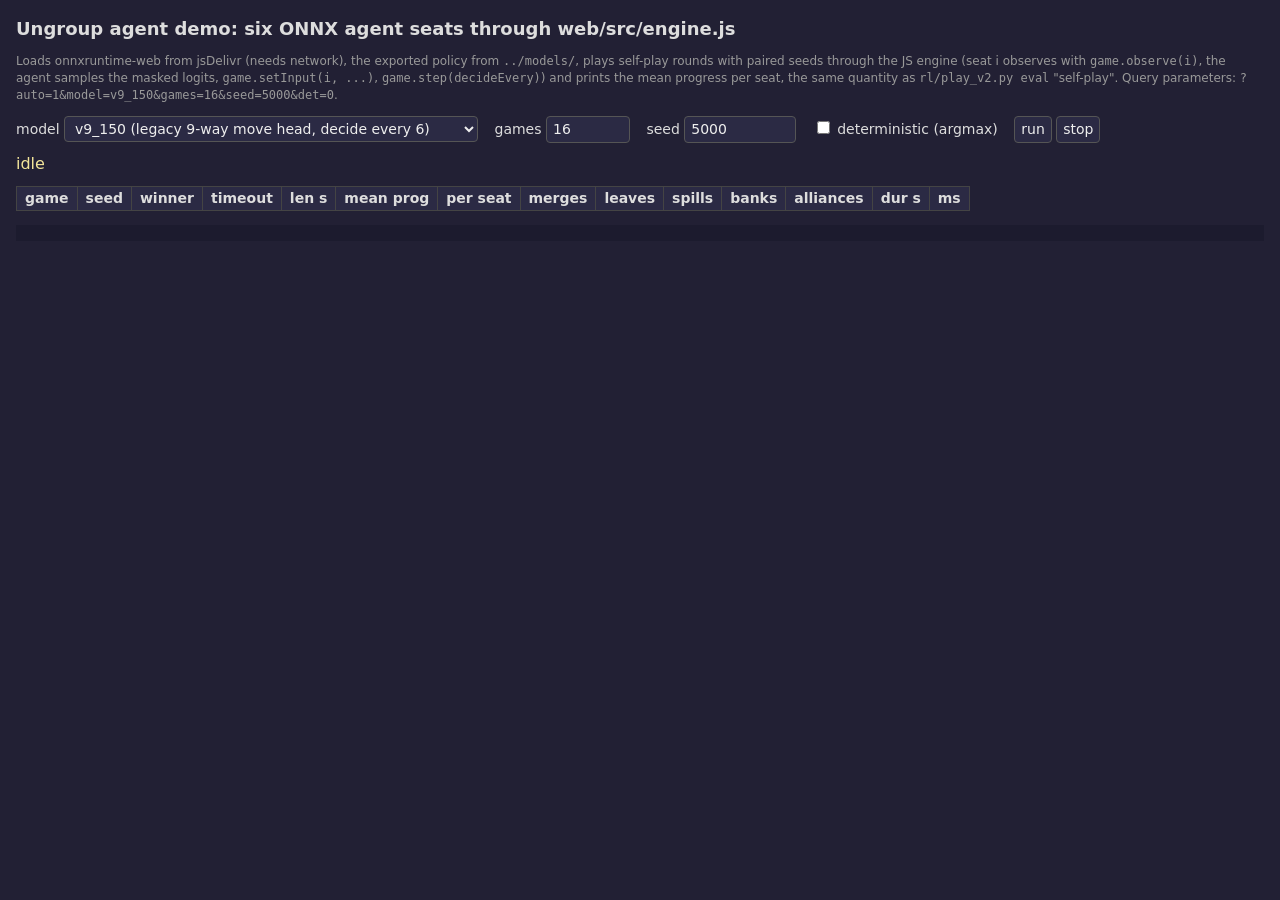
<file: web/dev/agent_demo.html>
<!doctype html>
<html lang="en">
<head>
<meta charset="utf-8">
<meta name="viewport" content="width=device-width, initial-scale=1">
<title>Ungroup agent demo</title>
<style>
  body { background: rgb(34, 32, 52); color: #ddd; font: 14px/1.4 system-ui, sans-serif; margin: 0; padding: 16px; }
  h1 { font-size: 18px; margin: 0 0 8px; }
  label { margin-right: 12px; }
  input, select, button { font: inherit; background: #2b2a44; color: #eee; border: 1px solid #555; border-radius: 4px; padding: 3px 6px; }
  button { cursor: pointer; }
  #summary { font-size: 16px; color: #f3e59a; margin: 10px 0; white-space: pre-wrap; }
  table { border-collapse: collapse; margin-top: 8px; }
  td, th { border: 1px solid #444; padding: 2px 8px; text-align: right; font-variant-numeric: tabular-nums; }
  th { background: #2b2a44; }
  pre { background: #1c1b2e; padding: 8px; overflow-x: auto; max-height: 40vh; }
  .note { color: #999; font-size: 12px; }
</style>
</head>
<body>
<h1>Ungroup agent demo: six ONNX agent seats through web/src/engine.js</h1>
<p class="note">Loads onnxruntime-web from jsDelivr (needs network), the exported policy from <code>../models/</code>,
plays self-play rounds with paired seeds through the JS engine (seat i observes with <code>game.observe(i)</code>, the agent
samples the masked logits, <code>game.setInput(i, ...)</code>, <code>game.step(decideEvery)</code>) and prints the mean progress per seat,
the same quantity as <code>rl/play_v2.py eval</code> "self-play". Query parameters: <code>?auto=1&amp;model=v9_150&amp;games=16&amp;seed=5000&amp;det=0</code>.</p>
<div>
  <label>model <select id="model">
    <option value="v9_150">v9_150 (legacy 9-way move head, decide every 6)</option>
    <option value="v10_100">v10_100 (macro 24-way move head, decide every 15)</option>
  </select></label>
  <label>games <input id="games" type="number" value="16" min="1" max="200" style="width:5em"></label>
  <label>seed <input id="seed" type="number" value="5000" style="width:7em"></label>
  <label><input id="det" type="checkbox"> deterministic (argmax)</label>
  <button id="run">run</button>
  <button id="stop" disabled>stop</button>
</div>
<div id="summary">idle</div>
<table id="table"><thead><tr><th>game</th><th>seed</th><th>winner</th><th>timeout</th><th>len s</th><th>mean prog</th><th>per seat</th><th>merges</th><th>leaves</th><th>spills</th><th>banks</th><th>alliances</th><th>dur s</th><th>ms</th></tr></thead><tbody></tbody></table>
<pre id="log"></pre>
<script type="module">
import { Game } from '../src/engine.js';
import { loadAgent, ORT_URL } from '../src/agent.js';

const $ = (id) => document.getElementById(id);
const logEl = $('log');
function log(s) { logEl.textContent += s + '\n'; console.log(s); }
const q = new URLSearchParams(location.hash.replace(/^#/, '') || location.search);
if (q.get('model')) $('model').value = q.get('model');
if (q.get('games')) $('games').value = q.get('games');
if (q.get('seed')) $('seed').value = q.get('seed');
if (q.get('det') === '1') $('det').checked = true;

let stopFlag = false;
const agents = {};
window.__result = null;   // filled when a run finishes (Playwright reads it)
window.__error = null;

async function getAgent(name) {
  if (!agents[name]) {
    log(`loading onnxruntime-web (${ORT_URL}) and ../models/${name}.onnx`);
    const t0 = performance.now();
    agents[name] = await loadAgent(`../models/${name}.onnx`);
    const a = agents[name];
    log(`agent ready in ${(performance.now() - t0).toFixed(0)} ms: obsDim ${a.obsDim} nvec [${a.nvec}] decideEvery ${a.decideEvery} macro ${a.macro} samples ${a.meta?.samples}`);
  }
  return agents[name];
}

async function playGame(agent, cfg, seed, deterministic) {
  const n = cfg.n_players;
  const game = new Game(cfg, seed);
  game.decideEvery = agent.decideEvery;
  game.setSeats(new Array(n).fill('agent'));
  if (game.obsDim() !== agent.obsDim) throw new Error(`engine obsDim ${game.obsDim()} != model obsDim ${agent.obsDim}`);
  const t0 = performance.now();
  let decisions = 0;
  const mask = { deterministic };
  while (!game.done) {
    const obs = game.observeAll();
    const acts = await agent.actBatch(obs, n, mask);
    for (let i = 0; i < n; i++) game.setInput(i, agent.toInput(acts[i]));
    game.step(game.decideEvery);
    if (++decisions % 60 === 0) { await new Promise((r) => setTimeout(r, 0)); if (stopFlag) break; }
  }
  const prog = [];
  for (let i = 0; i < n; i++) prog.push(game.progress(i));
  const s = game.stats;
  return { seed, winner: game.winner, timeout: game.timeoutWin, length: game.t, progress: prog,
           mean: prog.reduce((a, b) => a + b, 0) / n, merges: s.merges, leaves: s.leaves, spills: s.spills, banks: s.banks,
           groupBanks: s.groupBanks, alliances: s.alliances, allianceDur: s.allianceDur, alliancesLong: s.alliancesLong,
           avgGroup: s.avgGroup, ms: performance.now() - t0, decisions, stopped: stopFlag };
}

function mean(xs) { return xs.length ? xs.reduce((a, b) => a + b, 0) / xs.length : 0; }

async function run() {
  stopFlag = false; window.__result = null; window.__error = null;
  $('run').disabled = true; $('stop').disabled = false;
  $('table').querySelector('tbody').innerHTML = '';
  const name = $('model').value, games = +$('games').value, seed0 = +$('seed').value, det = $('det').checked;
  try {
    const agent = await getAgent(name);
    // the checkpoint's own training config (life preset, 6 players) from the sidecar json, like play_v2.py eval
    const cfg = Object.assign({}, agent.meta?.config ?? {}, { n_players: 6 });
    log(`config: crown ${cfg.crown} brand ${cfg.brand} bloom_rate ${cfg.bloom_rate} bloom_cap ${cfg.bloom_cap} bank_round ${cfg.bank_round} time_limit ${cfg.time_limit}`);
    const results = [];
    for (let e = 0; e < games && !stopFlag; e++) {
      const r = await playGame(agent, cfg, seed0 + e, det);
      if (r.stopped) break;
      results.push(r);
      const tr = document.createElement('tr');
      tr.innerHTML = `<td>${e}</td><td>${r.seed}</td><td>${r.winner}</td><td>${r.timeout ? 'yes' : 'no'}</td><td>${r.length.toFixed(0)}</td><td>${r.mean.toFixed(3)}</td>` +
        `<td>${r.progress.map((p) => p.toFixed(2)).join(' ')}</td><td>${r.merges}</td><td>${r.leaves}</td><td>${r.spills}</td><td>${r.banks}</td><td>${r.alliances}</td><td>${r.allianceDur.toFixed(1)}</td><td>${r.ms.toFixed(0)}</td>`;
      $('table').querySelector('tbody').appendChild(tr);
      const m = results.map((x) => x.mean);
      const mu = mean(m), se = results.length > 1 ? Math.sqrt(m.reduce((a, b) => a + (b - mu) ** 2, 0) / (m.length - 1) / m.length) : 0;
      $('summary').textContent = `${name}: ${results.length}/${games} games, mean progress ${mu.toFixed(3)} (se ${se.toFixed(3)}), ` +
        `early_finish ${mean(results.map((x) => (x.timeout ? 0 : 1))).toFixed(2)} len ${mean(results.map((x) => x.length)).toFixed(0)}s ` +
        `group ${mean(results.map((x) => x.avgGroup)).toFixed(2)} merges ${mean(results.map((x) => x.merges)).toFixed(1)} leaves ${mean(results.map((x) => x.leaves)).toFixed(1)} ` +
        `spills ${mean(results.map((x) => x.spills)).toFixed(1)} banks ${mean(results.map((x) => x.banks)).toFixed(1)} group_banks ${mean(results.map((x) => x.groupBanks)).toFixed(1)} ` +
        `alliances ${mean(results.map((x) => x.alliances)).toFixed(1)} mean_dur ${mean(results.filter((x) => x.alliances > 0).map((x) => x.allianceDur)).toFixed(1)}s long(>=10s) ${mean(results.map((x) => x.alliancesLong)).toFixed(1)} ` +
        `[${(mean(results.map((x) => x.ms)) / 1000).toFixed(1)} s/game]`;
    }
    const m = results.map((x) => x.mean);
    const mu = mean(m), se = results.length > 1 ? Math.sqrt(m.reduce((a, b) => a + (b - mu) ** 2, 0) / (m.length - 1) / m.length) : 0;
    window.__result = { model: name, games: results.length, seed: seed0, deterministic: det, progress: mu, se,
      finished_early: mean(results.map((x) => (x.timeout ? 0 : 1))), length: mean(results.map((x) => x.length)), avg_group: mean(results.map((x) => x.avgGroup)),
      merges: mean(results.map((x) => x.merges)), leaves: mean(results.map((x) => x.leaves)), spills: mean(results.map((x) => x.spills)),
      banks: mean(results.map((x) => x.banks)), group_banks: mean(results.map((x) => x.groupBanks)), alliances: mean(results.map((x) => x.alliances)),
      alliance_dur: mean(results.filter((x) => x.alliances > 0).map((x) => x.allianceDur)), alliances_long: mean(results.map((x) => x.alliancesLong)),
      ms_per_game: mean(results.map((x) => x.ms)), results };
    log(`done: mean progress ${mu.toFixed(3)} (se ${se.toFixed(3)}) over ${results.length} games`);
  } catch (err) {
    window.__error = String(err && err.stack || err);
    $('summary').textContent = 'error: ' + err;
    log('error: ' + (err && err.stack || err));
  }
  $('run').disabled = false; $('stop').disabled = true;
}

$('run').onclick = run;
$('stop').onclick = () => { stopFlag = true; };
if (q.get('auto') === '1') run();
</script>
</body>
</html>
</file>
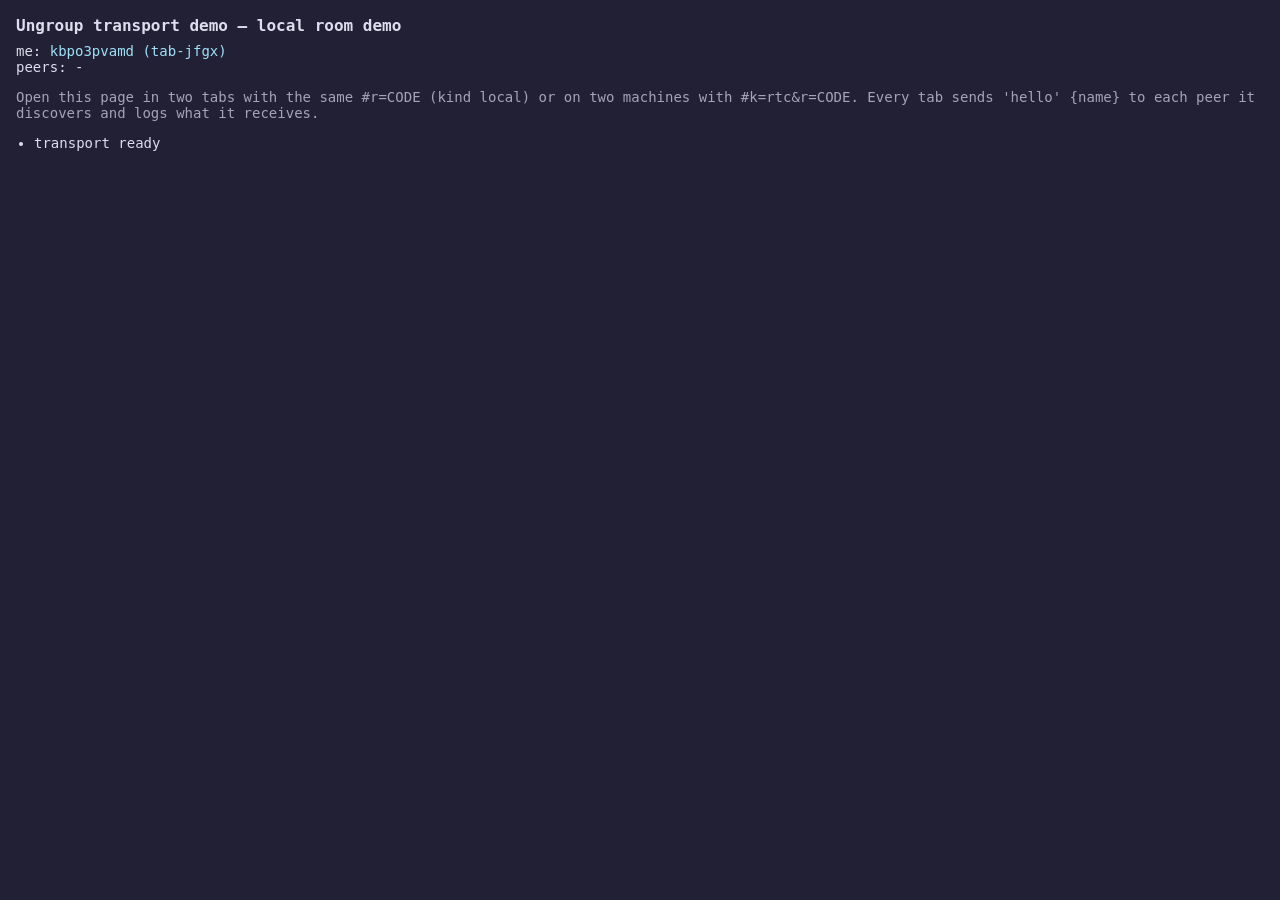
<file: web/dev/net_demo.html>
<!doctype html>
<html>
<head>
<meta charset="utf-8">
<title>Ungroup net demo</title>
<style>
  body { margin: 0; padding: 16px; background: rgb(34,32,52); color: #dde; font-family: monospace; font-size: 14px; }
  h1 { font-size: 16px; margin: 0 0 8px; }
  #me { color: #9fe0f6; }
  ul { padding-left: 18px; }
  li[data-kind=hello] { color: #f3e59a; }
  .hint { opacity: 0.7; }
</style>
</head>
<body>
<h1>Ungroup transport demo &mdash; <span id="kind"></span> room <span id="room"></span></h1>
<div>me: <span id="me">...</span></div>
<div>peers: <span id="peers">-</span></div>
<p class="hint">Open this page in two tabs with the same #r=CODE (kind local) or on two machines with #k=rtc&amp;r=CODE. Every tab sends 'hello' {name} to each peer it discovers and logs what it receives.</p>
<ul id="log"></ul>
<script type="module">
import { createTransport } from '../src/net.js';

const q = new URLSearchParams(location.hash.slice(1));
const room = q.get('r') || 'demo';
const kind = q.get('k') || 'local';
const name = q.get('n') || ('tab-' + Math.random().toString(36).slice(2, 6));
document.getElementById('kind').textContent = kind;
document.getElementById('room').textContent = room;
const log = document.getElementById('log');
const state = { id: null, hellos: [], peers: [], errors: [], ready: false };
window.__net = state;

function line(kind, text) {
  const li = document.createElement('li');
  li.dataset.kind = kind;
  li.textContent = text;
  log.appendChild(li);
}
function showPeers(t) {
  state.peers = t.peers();
  document.getElementById('peers').textContent = state.peers.join(', ') || '-';
}

try {
  const t = await createTransport({ kind, room });
  state.id = t.id;
  state.transport = t;
  document.getElementById('me').textContent = t.id + ' (' + name + ')';
  t.on('hello', (obj, from) => { state.hellos.push({ from, name: obj.name }); line('hello', 'hello from ' + from + ' (' + obj.name + ')'); });
  t.onPeer((id) => { line('peer', 'peer joined ' + id); showPeers(t); t.send('hello', { name }, id); });
  t.onLeave((id) => { line('leave', 'peer left ' + id); showPeers(t); });
  state.ready = true;
  line('info', 'transport ready');
} catch (e) {
  state.errors.push(String(e));
  line('error', 'transport failed: ' + e.message);
}
</script>
</body>
</html>
</file>
<file: web/src/ui.css>
/* Ungroup web app - pixel style UI around the canvas renderer. */
@font-face { font-family: 'monogram'; src: url('../assets/monogram.ttf') format('truetype'); }

:root {
  --bg: rgb(34, 32, 52);
  --panel: rgba(34, 32, 52, 0.94);
  --panel2: rgba(52, 50, 74, 0.9);
  --line: #5a587a;
  --text: #e8e8f2;
  --dim: #9c9ab8;
  --A: rgb(159, 224, 246);
  --B: rgb(243, 229, 154);
  --C: rgb(243, 181, 155);
  --D: rgb(243, 156, 156);
  --gold: rgb(255, 208, 80);
}

html, body { margin: 0; height: 100%; background: var(--bg); color: var(--text); overflow: hidden; }
body { font-family: monogram, 'Courier New', monospace; font-size: 20px; line-height: 1.1; -webkit-font-smoothing: none; }
* { box-sizing: border-box; }
button, input, select { font-family: inherit; font-size: 20px; color: var(--text); background: var(--panel2); border: 2px solid var(--line); padding: 4px 10px; border-radius: 0; }
button { cursor: pointer; }
button:hover { border-color: var(--text); }
button:disabled { opacity: 0.4; cursor: default; }
button.primary { background: #3d3b5e; border-color: var(--A); }
button.danger { border-color: var(--D); }
input[type=number] { width: 5em; }
input[type=text] { width: 12em; }
select { padding: 3px 6px; }
label { display: inline-flex; align-items: center; gap: 8px; }
h1 { font-size: 64px; margin: 0 0 4px; letter-spacing: 2px; font-weight: normal; }
h2 { font-size: 30px; margin: 0 0 8px; font-weight: normal; }
h3 { font-size: 22px; margin: 12px 0 4px; font-weight: normal; color: var(--dim); }
.dim { color: var(--dim); }
.small { font-size: 16px; }
.screen { display: none; }
.screen.active { display: block; }
.hidden { display: none !important; }

/* status bar */
#conn { position: fixed; left: 8px; bottom: 6px; font-size: 16px; color: var(--dim); z-index: 20; pointer-events: none; }
#conn.ok { color: var(--A); }
#conn.warn { color: var(--B); }
#conn.err { color: var(--D); }
#game.active ~ #conn { display: none; }   /* the game panel shows the connection state instead */

/* ---- home ---- */
#home { height: 100%; overflow: auto; padding: 24px 16px 60px; }
#home .inner { max-width: 980px; margin: 0 auto; }
.tagline { color: var(--dim); font-size: 22px; margin-bottom: 20px; }
.cards { display: flex; flex-wrap: wrap; gap: 16px; align-items: flex-start; }
.card { background: var(--panel2); border: 2px solid var(--line); padding: 14px 16px; min-width: 300px; flex: 1 1 340px; }
.card .row { display: flex; flex-wrap: wrap; gap: 8px 16px; align-items: center; margin: 6px 0; }
.bots { display: grid; grid-template-columns: repeat(auto-fill, minmax(130px, 1fr)); gap: 6px 14px; margin: 6px 0; }
.bots label { justify-content: space-between; }
.bots input { width: 3.5em; }
.actions { display: flex; gap: 10px; flex-wrap: wrap; margin-top: 12px; }
.help { font-size: 16px; color: var(--dim); margin-top: 14px; }
.help kbd { color: var(--text); border: 1px solid var(--line); padding: 0 4px; }

/* ---- lobby ---- */
#lobby { height: 100%; overflow: auto; padding: 24px 16px 60px; }
#lobby .inner { max-width: 900px; margin: 0 auto; }
#link, #inviteLink { width: min(100%, 560px); font-size: 16px; }
#replyIn, #replyOut { width: min(100%, 560px); font-family: inherit; font-size: 14px; color: var(--text); background: var(--panel2); border: 2px solid var(--line); padding: 4px 6px; word-break: break-all; }
#seats { list-style: none; padding: 0; margin: 8px 0; }
#seats li { display: flex; gap: 12px; align-items: center; padding: 6px 10px; border: 2px solid var(--line); margin-bottom: 4px; background: var(--panel2); }
#seats li.me { border-color: var(--A); }
#seats li .idx { width: 2em; color: var(--dim); }
#seats li .type { color: var(--dim); font-size: 16px; }
#seats li .name { flex: 1; }
#seats li.empty .name { color: var(--dim); }
#notice { color: var(--B); min-height: 1.2em; }

/* ---- game ---- */
#game { position: fixed; inset: 0; display: none; }
#game.active { display: flex; }
#stage { flex: 1 1 auto; position: relative; min-width: 0; }
#c { display: block; width: 100%; height: 100%; image-rendering: pixelated; touch-action: none; cursor: crosshair; }
#panel { flex: 0 0 320px; width: 320px; background: var(--panel); border-left: 2px solid var(--line); display: none; flex-direction: column; overflow: hidden; font-size: 18px; }
#game.panel #panel { display: flex; }
/* the buttons live on the canvas: always on touch screens, otherwise with the panel */
#bar { position: absolute; left: 12px; bottom: 48px; display: none; flex-wrap: wrap; gap: 6px; z-index: 6; max-width: calc(100% - 24px); }
#game.panel #bar { display: flex; }
@media (pointer: coarse) { #bar { display: flex; } }
#bar button { font-size: 16px; padding: 3px 8px; background: rgba(34, 32, 52, 0.85); }
#bar button.on { border-color: var(--A); color: var(--A); }
#bar .int { width: 34px; padding: 3px 0; border-color: currentColor; }
#bar .int.i0 { color: var(--A); } #bar .int.i1 { color: var(--B); } #bar .int.i2 { color: var(--C); } #bar .int.i3 { color: var(--D); }
#bar .int.on { background: #55537a; box-shadow: 0 0 0 2px var(--bg), 0 0 0 4px currentColor; }
#bMenu { position: absolute; right: 48px; bottom: 48px; z-index: 9; font-size: 16px; padding: 3px 10px; background: rgba(34, 32, 52, 0.6); border-color: #3c3a56; color: var(--dim); }
#bMenu:hover, #bMenu.on { color: var(--text); border-color: var(--line); }
#panel .sec { padding: 8px 10px; border-bottom: 2px solid var(--line); }
#pbody { flex: 1 1 auto; overflow: auto; min-height: 0; display: flex; flex-direction: column; }
#panel .sec.grow { flex: 1 0 auto; min-height: 60px; }
#panel h3 { margin: 0 0 4px; font-size: 18px; }
#ptitle { font-size: 22px; display: flex; justify-content: space-between; align-items: center; gap: 8px; }
#bClose { font-size: 15px; padding: 2px 8px; }
#players { list-style: none; margin: 0; padding: 0; }
#players li { padding: 3px 0; border-bottom: 1px solid #3c3a56; }
#players li:last-child { border-bottom: 0; }
#players .top { display: flex; gap: 6px; align-items: center; white-space: nowrap; }
#players .nm { flex: 1; overflow: hidden; text-overflow: ellipsis; }
#players li.me .nm { color: var(--A); }
#players .pct { width: 3.2em; text-align: right; color: var(--dim); }
#players .bar { height: 8px; background: #3c3a56; margin: 3px 0 2px; position: relative; }
#players .bar i { display: block; height: 100%; background: #dcdcf0; }
#players .bar i.done { background: var(--gold); }
#players .sub { font-size: 15px; color: var(--dim); display: flex; gap: 8px; flex-wrap: wrap; }
.tag { font-size: 14px; padding: 0 4px; border: 1px solid var(--line); color: var(--dim); }
.tag.crown { color: var(--gold); border-color: var(--gold); }
.tag.brand { color: var(--D); border-color: var(--D); }
.tag.leave { color: var(--B); border-color: var(--B); animation: pulse 0.6s infinite alternate; }
.tag.join { color: var(--A); border-color: var(--A); }
.tag.stun { color: #fff; }
.sw { display: inline-block; width: 10px; height: 10px; }
@keyframes pulse { from { opacity: 0.5; } to { opacity: 1; } }
#alliances { list-style: none; margin: 0; padding: 0; font-size: 16px; }
#alliances li { padding: 2px 0; }
#alliances .dur { color: var(--dim); float: right; }
#feed { list-style: none; margin: 0; padding: 0; font-size: 15px; }
#feed li { padding: 1px 0; color: var(--dim); }
#feed li .t { color: #6f6d8c; margin-right: 6px; }
#feed li.merge { color: var(--A); }
#feed li.leave { color: var(--B); }
#feed li.bank { color: var(--text); }
#feed li.spill { color: var(--D); }
#feed li.crown { color: var(--gold); }
#feed li.win { color: var(--gold); font-size: 18px; }
#feed li.mine { color: var(--C); }
#keys { font-size: 14px; color: var(--dim); }
#touchKeys { display: none; font-size: 14px; color: var(--dim); }
@media (pointer: coarse) { #keys { display: none; } #touchKeys { display: block; } }
#keys kbd { color: var(--text); }

/* ---- in-game messages over the canvas ---- */
#toasts { position: absolute; left: 50%; bottom: 14%; transform: translateX(-50%); display: flex; flex-direction: column-reverse; align-items: center; gap: 4px; pointer-events: none; z-index: 5; width: 90%; }
#toasts div { font-size: 26px; padding: 2px 12px; background: rgba(34, 32, 52, 0.82); border: 2px solid var(--line); color: var(--text); text-align: center; max-width: 100%; animation: toastin 0.15s ease-out; }
#toasts div.bank { color: var(--text); border-color: var(--B); }
#toasts div.merge { color: var(--A); border-color: var(--A); }
#toasts div.leave { color: var(--B); border-color: var(--B); }
#toasts div.spill { color: var(--D); border-color: var(--D); }
#toasts div.crown { color: var(--gold); border-color: var(--gold); }
#toasts div.win { color: var(--gold); border-color: var(--gold); font-size: 34px; }
#toasts div.hint { color: var(--dim); }
#toasts div.fade { opacity: 0; transition: opacity 0.4s; }
@keyframes toastin { from { transform: translateY(8px); opacity: 0; } to { transform: none; opacity: 1; } }
#status { position: absolute; left: 48px; top: 48px; font-size: 22px; pointer-events: none; z-index: 5; display: flex; flex-direction: column; gap: 2px; }
#status span { display: inline-block; padding: 0 6px; background: rgba(34, 32, 52, 0.7); }
#status .join { color: var(--A); }
#status .leave { color: var(--B); animation: pulse 0.3s infinite alternate; }
#status .crown { color: var(--gold); }
#status .brand { color: var(--D); }
#status .stun { color: #fff; }
#status .cd { color: var(--dim); }
#status .group { color: var(--text); }

/* ---- overlays ---- */
.overlay { position: absolute; inset: 0; display: flex; align-items: center; justify-content: center; background: rgba(20, 18, 32, 0.6); z-index: 10; }
.overlay .box { background: var(--panel); border: 2px solid var(--line); padding: 18px 24px; min-width: 320px; max-width: 90%; max-height: 90%; overflow: auto; }
.overlay h2 { font-size: 40px; }
#endtab { border-collapse: collapse; margin: 8px 0; width: 100%; }
#endtab td, #endtab th { text-align: left; padding: 2px 10px 2px 0; font-weight: normal; }
#endtab th { color: var(--dim); font-size: 16px; }
#endtab tr.win td { color: var(--gold); }
#endtab tr.me td:first-child { color: var(--A); }
#endtab .bar { display: inline-block; width: 120px; height: 8px; background: #3c3a56; vertical-align: middle; }
#endtab .bar i { display: block; height: 100%; background: #dcdcf0; }
#countdown { color: var(--B); margin-top: 6px; }
#endMe { color: var(--A); margin: 2px 0 4px; }
/* the original's winner screen: RESOURCE_D pink with white monogram */
#end { background: rgba(243, 156, 156, 0.55); }
#end .box { background: rgb(243, 156, 156); color: #fff; border-color: #fff; }
#end h2 { font-size: 56px; margin-bottom: 2px; }
#end .dim, #end #endtab th { color: rgba(34, 32, 52, 0.7); }
#end #endMe { color: #fff; }
#end #endtab td { color: #fff; }
#end #endtab tr.win td { color: rgb(34, 32, 52); }
#end #endtab tr.me td:first-child { color: rgb(34, 32, 52); }
#end #endtab .bar { background: rgba(34, 32, 52, 0.25); }
#end #endtab .bar i { background: #fff; }
#end .tag { border-color: rgba(255, 255, 255, 0.6); color: #fff; }
#end #countdown { color: rgb(34, 32, 52); }
#end button { background: rgba(34, 32, 52, 0.25); border-color: #fff; color: #fff; }

@media (max-width: 900px) {
  #panel { flex-basis: 260px; width: 260px; font-size: 16px; }
  #panel .sec { padding: 6px 8px; }
  #toasts div { font-size: 20px; }
  #status { font-size: 18px; top: 44px; left: 44px; }
}
@media (max-width: 760px) {
  #panel { position: absolute; right: 0; top: 0; bottom: 0; width: 78%; z-index: 8; font-size: 16px; }
  h1 { font-size: 44px; }
}
</file>
